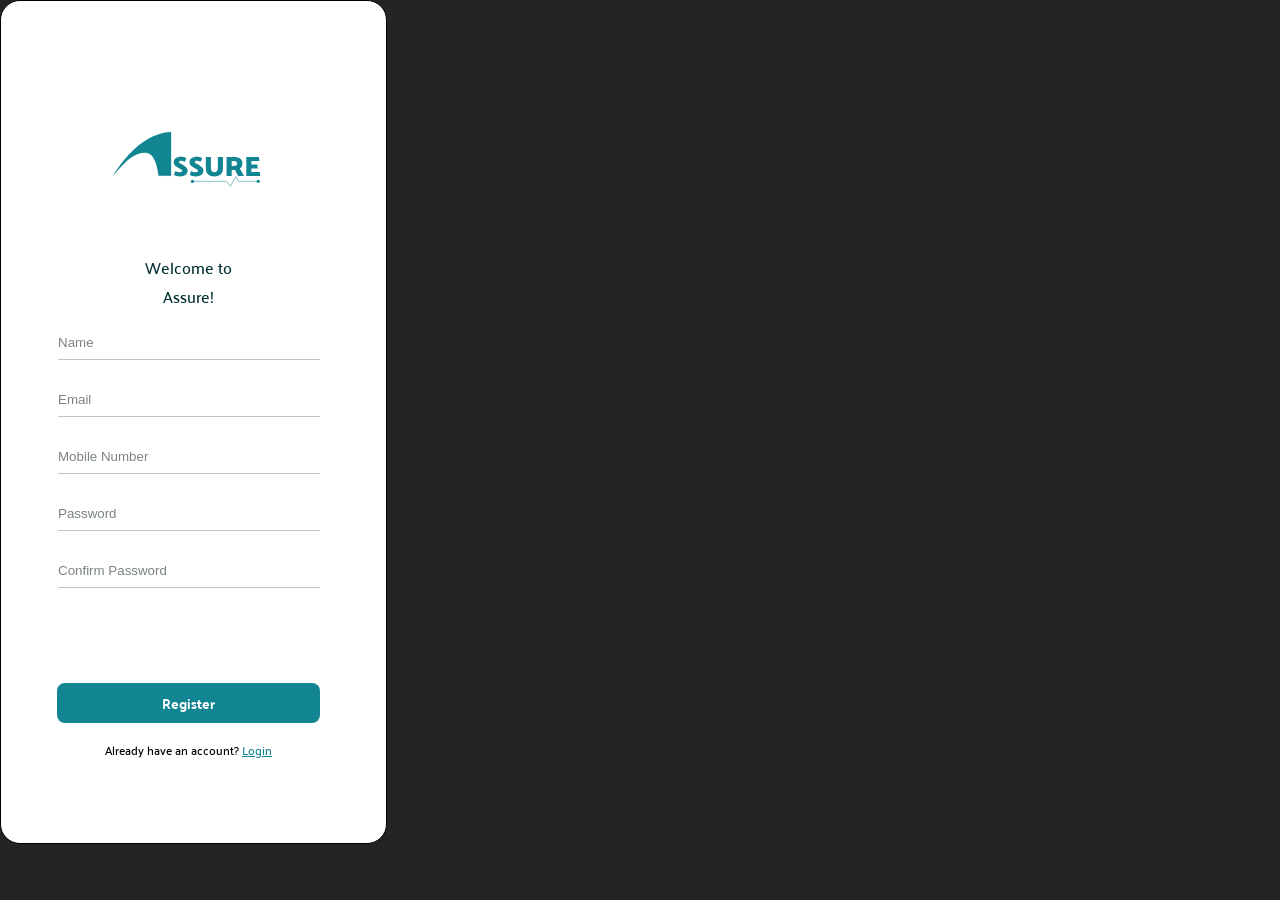
<file: index.html>
<!DOCTYPE html>
<html lang="en">
<head>
    <meta charset="UTF-8">
    <meta http-equiv="X-UA-Compatible" content="IE=edge">
    <meta name="viewport" content="width=device-width, initial-scale=1.0">
    <title>Document</title>
</head>
<body>
    
</body>
</html>
<script>
    window.location = "../FrontEnd/html/registration.html"
</script>
</file>
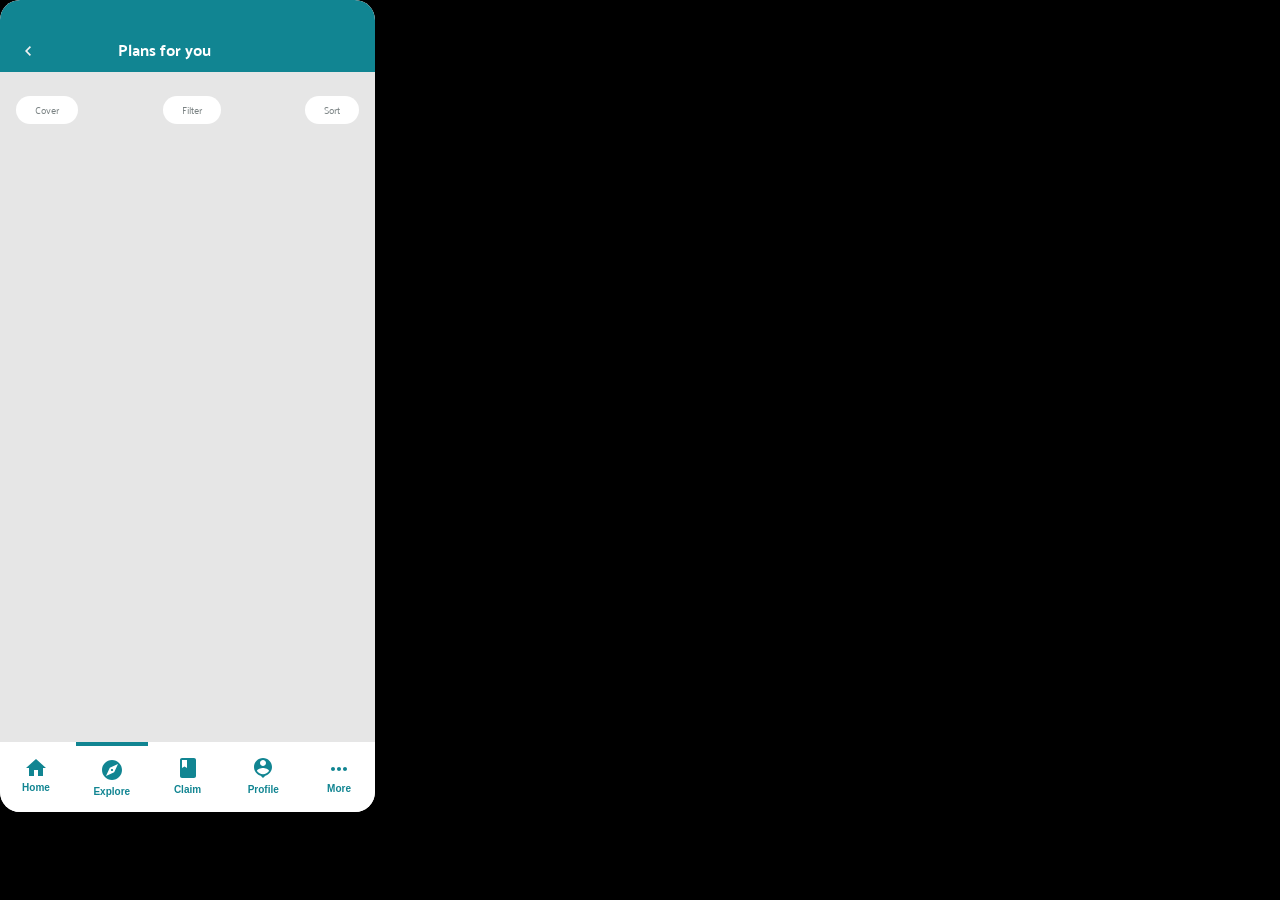
<file: FrontEnd/html/catalog.htm>
<!DOCTYPE html>
<html lang="en">
<head>
    <meta charset="UTF-8">
    <meta http-equiv="X-UA-Compatible" content="IE=edge">
    <meta name="viewport" content="width=device-width, initial-scale=1.0">
    <link rel="stylesheet" href="../css/catalog.css">
    <link rel="preconnect" href="https://fonts.googleapis.com">
    <link rel="preconnect" href="https://fonts.gstatic.com" crossorigin>
    <link href="https://fonts.googleapis.com/css2?family=Palanquin:wght@400;500;600;700&display=swap" rel="stylesheet">
    <link rel="shortcut icon" href="../icons/site_logo.svg" type="image/x-icon">
    <title>Best Health Insurances at the cheapest rates. - Assure</title>
</head>
<body>
    <div id="main">
        <div id="topBox">
            <img src="../icons/back.svg" alt="" id="back">
            <p id="prof">
                Plans for you
            </p>
        </div>
        <div id="profile_body">
            <div id="menu">
                <div id="coverMenu" class="opt">
                    Cover
                </div>
                <div id="filterMenu" class="opt">
                    Filter
                </div>
                <div id="sortMenu" class="opt">
                    Sort
                </div>
            </div>
            <div id="bookings"></div>
            <div id="coverMenuDiv">
                <p>Cover</p>
                <button>2 Lakh to 5 Lakh</button> <br>
                <button>6 Lakh to 10 Lakh</button><br>
                <button>11 Lakh to 15 Lakh</button><br>
                <button>More than 15 Lakh</button><br>
            </div>
        </div>
        
    </div>
</body>
</html>
<script src="./../scripts/catalog.js"></script>
<script type="module">
    import {bottomNavbar, loadNavbar} from "../components/bottomNavbar.js";
    let div = document.createElement('div');
    div.innerHTML = bottomNavbar();
    div.style.marginTop = "670px";
    document.getElementById('main').appendChild(div);

    loadNavbar();
</script>
</file>
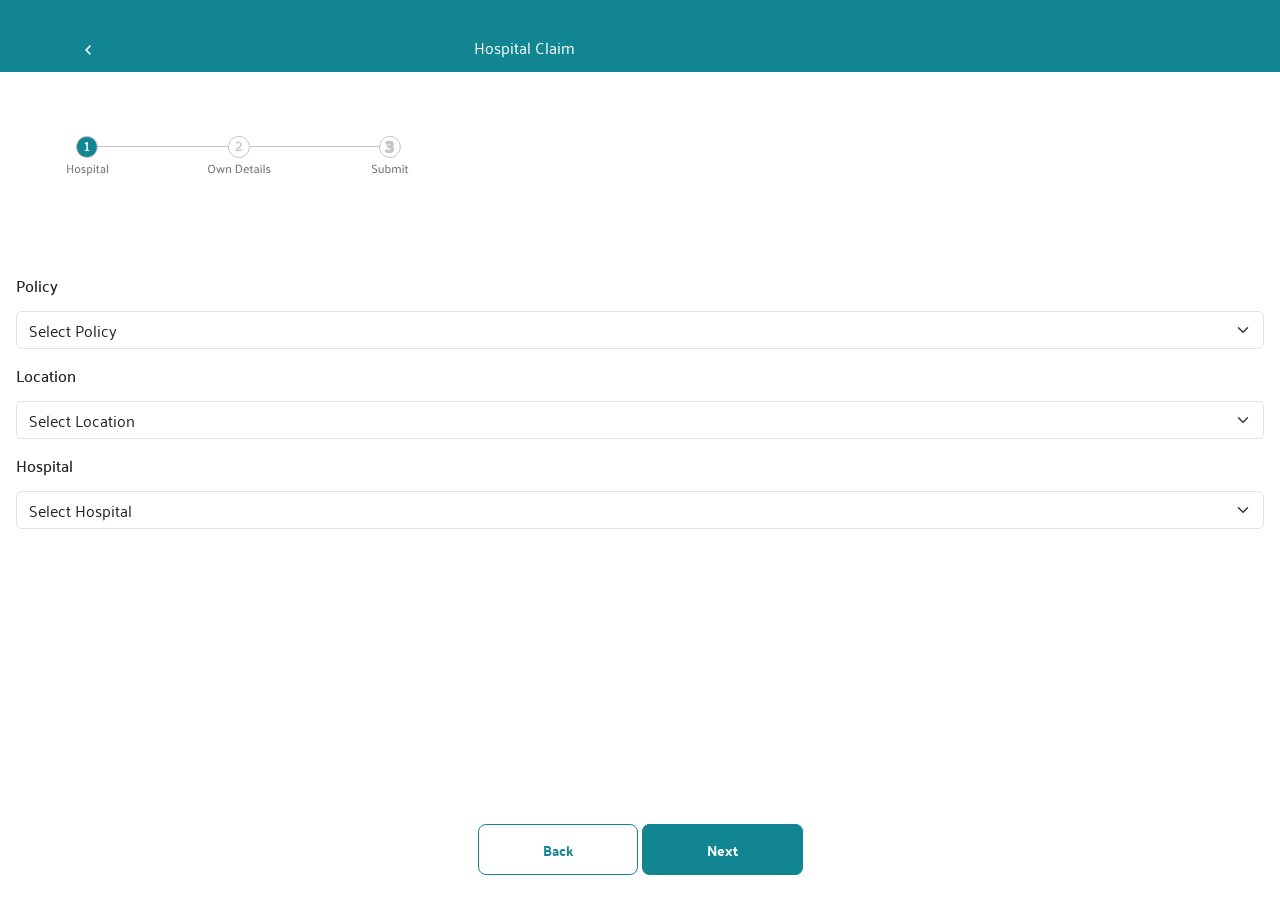
<file: FrontEnd/html/claim_step1.html>
<!DOCTYPE html>
<html lang="en">

<head>
    <meta charset="UTF-8">
    <meta http-equiv="X-UA-Compatible" content="IE=edge">
    <meta name="viewport" content="width=device-width, initial-scale=1.0">
    <link rel="preconnect" href="https://fonts.googleapis.com">
    <link rel="preconnect" href="https://fonts.gstatic.com" crossorigin>
    <link href="https://fonts.googleapis.com/css2?family=Palanquin:wght@400;500;600;700&display=swap" rel="stylesheet">
    <link rel="shortcut icon" href="../icons/site_logo.svg" type="image/x-icon"> 
    <title>Make a Claim - Assure</title>
    <link href="https://cdn.jsdelivr.net/npm/bootstrap@5.0.2/dist/css/bootstrap.min.css" rel="stylesheet"
        integrity="sha384-EVSTQN3/azprG1Anm3QDgpJLIm9Nao0Yz1ztcQTwFspd3yD65VohhpuuCOmLASjC" crossorigin="anonymous">
</head>
<link rel="stylesheet" href="../css/hospital.css">

<body>
    <div class="top_nav"><a href="./directClaim.html"><img class="position-top_nav_arrow" src="../images/Vector.svg"
                alt="left_arrow_button"></a>
        <p id="claim_heading" class="text-center size-16 text-white position-top_nav_text d-inline">Hospital Claim</p>
    </div>
    <div id="steps_container">

     <img src="../images/1,2,3 Steps.svg" alt="navigation_bar">
        
    
    </div>


    <form action="" class="padding-1">

      
     

        <label for="select_policy" class="mt-3 mb-3">Policy</label>
        <select id="select_policy" class="form-select">
          <option value="" disabled selected>Select Policy</option>
        </select>

        <label for="select_location" class="mt-3 mb-3">Location</label>
        <select id="select_location" class="form-select">
          <option value="" disabled selected>Select Location</option>
        </select>

        <label for="select_hospital" class=" mt-3 mb-3">Hospital</label>
        <select id="select_hospital" class="form-select">
          <option value="" disabled selected>Select Hospital</option>
        </select>

      <a href="tel:9888544411" id="call_icon" class="d-none float-end mt-5"><img src="../icons/call.svg" alt=""></a>

        <div class="form_button_div">

        
          <a href="./directClaim.html" class="buttonOutline" role="button">Back</a>

            <a href="./claim_step2.html" class="buttonfill" id="next" role="button">Next</a>

        </div>
        </form>
        <script src="../scripts/claimStep1.js"></script>
</body>
</html>
</file>
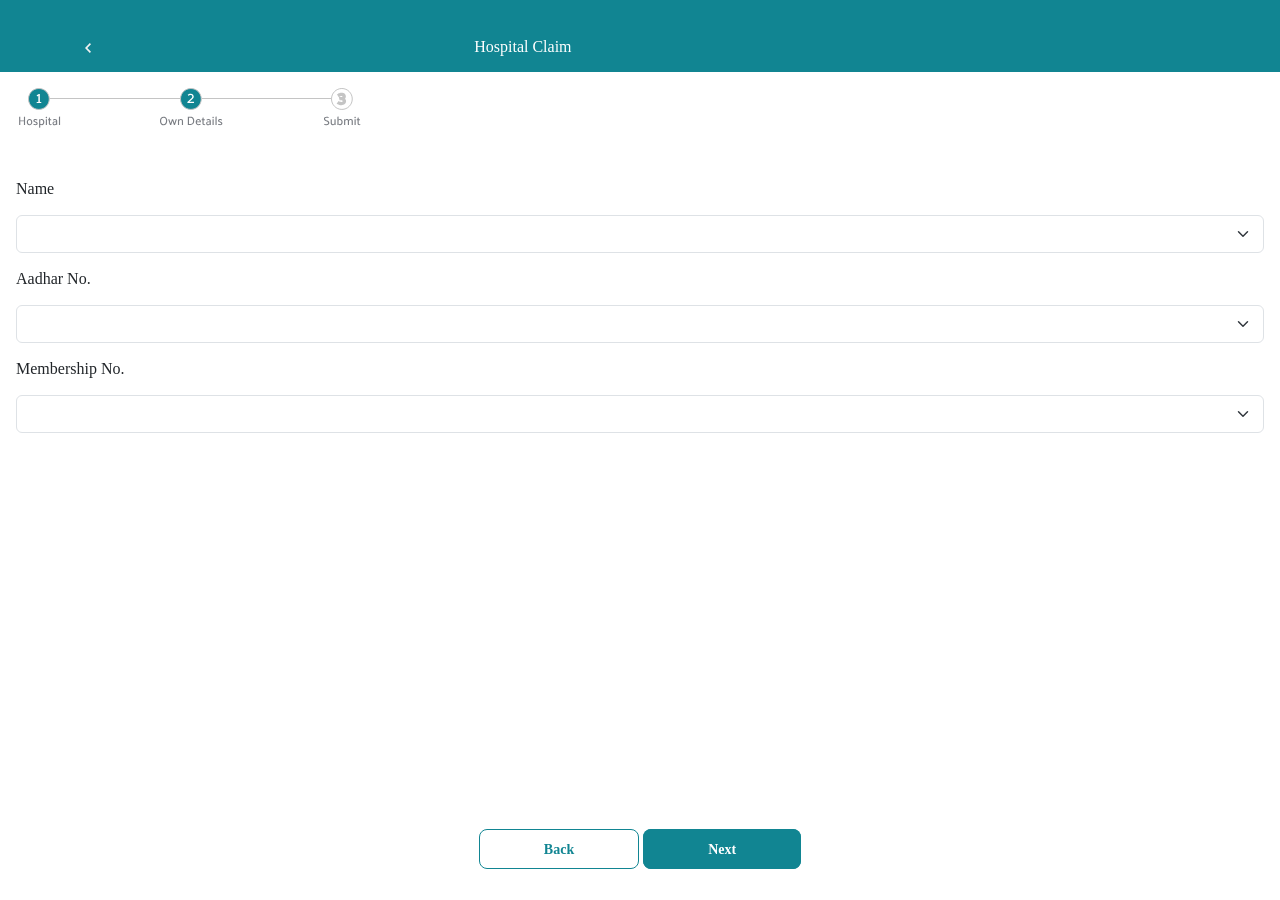
<file: FrontEnd/html/claim_step2.html>
<!DOCTYPE html>
<html lang="en">
<head>
    <meta charset="UTF-8">
    <meta http-equiv="X-UA-Compatible" content="IE=edge">
    <meta name="viewport" content="width=device-width, initial-scale=1.0">
    <title>Document</title>
    <link href="https://cdn.jsdelivr.net/npm/bootstrap@5.0.2/dist/css/bootstrap.min.css" rel="stylesheet" integrity="sha384-EVSTQN3/azprG1Anm3QDgpJLIm9Nao0Yz1ztcQTwFspd3yD65VohhpuuCOmLASjC" crossorigin="anonymous">
</head>
<link rel="stylesheet" href="../css/hospital.css">
<body>

    <div class="top_nav"><a href="./claim_step1.html"><img class="position-top_nav_arrow"  src="../images/Vector.svg" alt="left_arrow_button"></a>
        <p id="claim_heading" class="text-center size-16 text-white position-top_nav_text d-inline">Hospital Claim</p></div>

       <img id="nav_steps_img"class="m-3" src="../images/1,2fill,3 Steps.svg" alt="step 2 navigation">
       <div id="form_claim" class="d-block" >
    
    


    <form action="" class="padding-1">
   
        <label for="select_name" class="mt-3 mb-3">Name</label>
    <select id="select_name"  placeholder="Name" class="form-select" > </select>
   
    <label for="select_adhaarno." class=" mt-3 mb-3">Aadhar No.</label>
   <select type="number" minlength="12" id="select_aadharno"  placeholder="Aadhar No." class="form-select" > </select>
   
   <label for="select_membershipno" class="mt-3 mb-3">Membership No.</label>
   <select id="select_membershipno"  placeholder="Membership No." class="form-select" > </select>
   
   <a href="tel:9888544411" id="call_icon" class="d-none float-end mt-5"><img src="../icons/call.svg" alt=""></a>
   
   <div class="form_button_div">
   <a href="./claim_step1.html" class="buttonOutline"  role="button" >Back</a>
   <a href="#" class="buttonfill" onclick="submit()" role="button" >Next</a>
   </div>
   </form>
</div>
   <div id="processing" class="d-none">
    <img src="../icons/rolling.svg" id="rolling" alt="">
    <p class="ms-5 mt-3">
        submitting...
    </p>
</div>
<div id="content_success" class="d-none">
    <p id="congrats" class="text-center">
        Your claim is successfully <br> submitted !
    </p>
    <img src="../images/payment_success.PNG" id="success_img" alt="">
    <p id="success_msg">
        Your policy has been booked successfully. For ensuring the complete health safety of yourself and your family go ahead and book an health insurance at the cheapest premium today!
    </p>
    <button id="paymentDone" onclick="removelclstg()">Successful</button>
</div>
<script src="../scripts/claimStep2.js"></script>
</body>
</html>
</file>
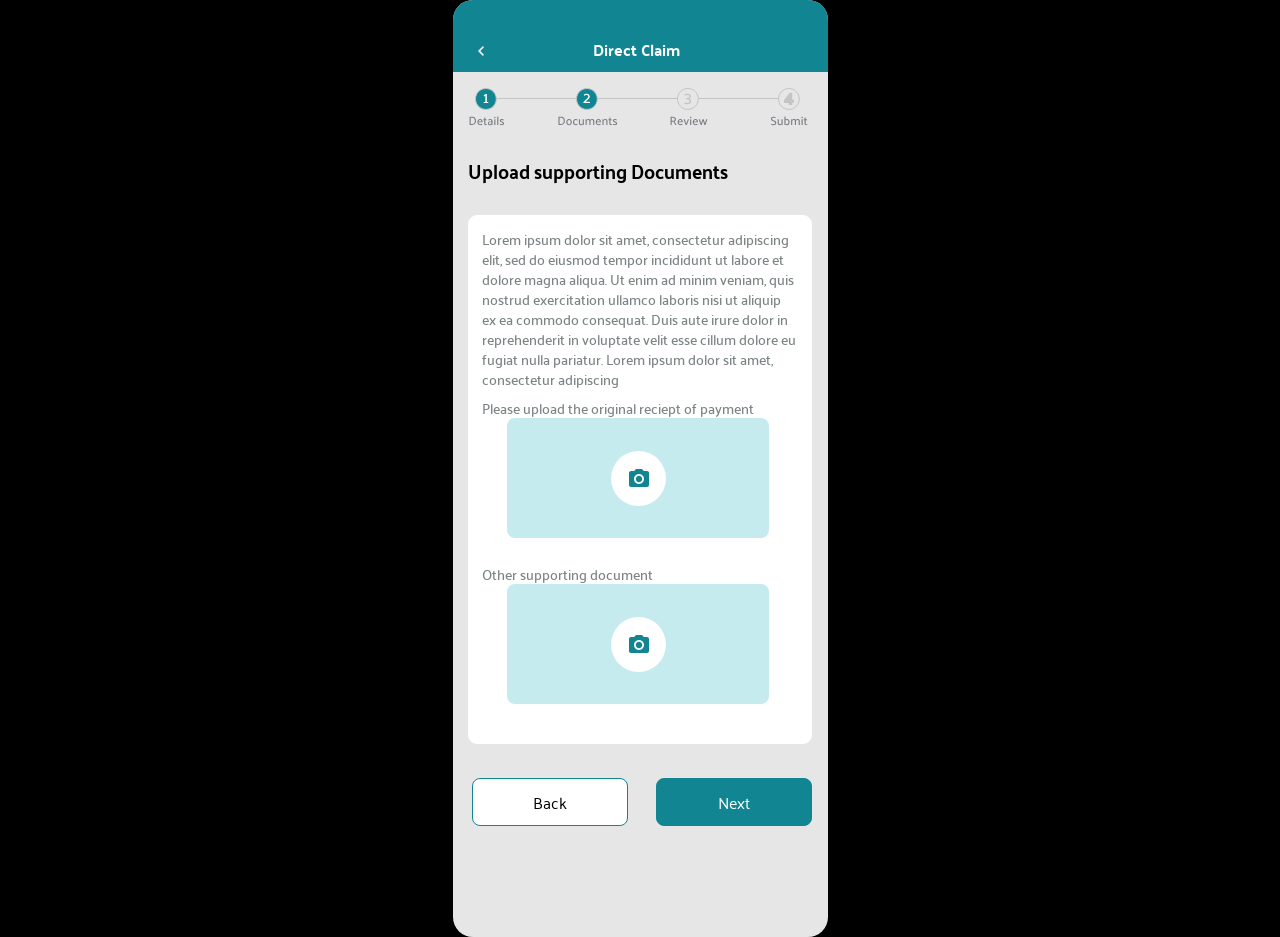
<file: FrontEnd/html/directClaim2.html>
<!DOCTYPE html>
<html lang="en">
<head>
    <meta charset="UTF-8">
    <meta http-equiv="X-UA-Compatible" content="IE=edge">
    <meta name="viewport" content="width=device-width, initial-scale=1.0">
    <link rel="shortcut icon" href="../icons/site_logo.svg" type="image/x-icon">
    <link rel="stylesheet" href="../css/directClaim2.css">
    <title>DirectClaimStep2</title>
    <link rel="preconnect" href="https://fonts.googleapis.com">
    <link rel="preconnect" href="https://fonts.gstatic.com" crossorigin>
    <link href="https://fonts.googleapis.com/css2?family=Palanquin:wght@400;500;600;700&display=swap" rel="stylesheet">
    <link rel="shortcut icon" href="../icons/site_logo.svg" type="image/x-icon">
   
</head>
<body>

    <div id="main">

       
            <div id="topBox">
                <img src="../icons/back.svg" alt="" id="back">
                <p id="prof">
                    Direct Claim
                </p>
            </div>

        <div id="info">
            <img src="../icons/step2.svg" alt="">
            <h3>Upload supporting Documents</h3>
            <form action="" method="post">

                <div id="documentDeatils">

                    <div>
                        <p>Lorem ipsum dolor sit amet, consectetur adipiscing elit, sed do eiusmod tempor incididunt ut labore et dolore magna aliqua. Ut enim ad minim veniam, quis nostrud exercitation ullamco laboris nisi ut aliquip ex ea commodo consequat. Duis aute irure dolor in reprehenderit in voluptate velit esse cillum dolore eu fugiat nulla pariatur. Lorem ipsum dolor sit amet, consectetur adipiscing </p>

                    </div>
                    <div id="documentsSection">
                        <p>Please upload the original reciept of payment</p>
                        <label for="upload-photo"><img src="../icons/uploadImage.svg" alt=""></label>
                        <input type="file" placeholder="../icons/uploadImage.svg" id="upload-photo">
                    </div>

                    <div>
                        <p>Other supporting document</p>
                        <label for="upload-photo"><img src="../icons/uploadImage.svg" alt=""></label>
                        <input type="file" placeholder="../icons/uploadImage.svg" id="upload-photo">
                    </div>
                </div>


                <div id="navigateBut">
                    <button><input id="directingBtn" class="back" type="submit" value="Back"></button>
                    <button><input id="directingBtn" class="next" type="submit" value="Next"></button>
                </div>

            </form>
        </div>

        
    </div>
    
    <script src="../scripts/directClaim2.js"></script>
   
</body>
</html>
</file>
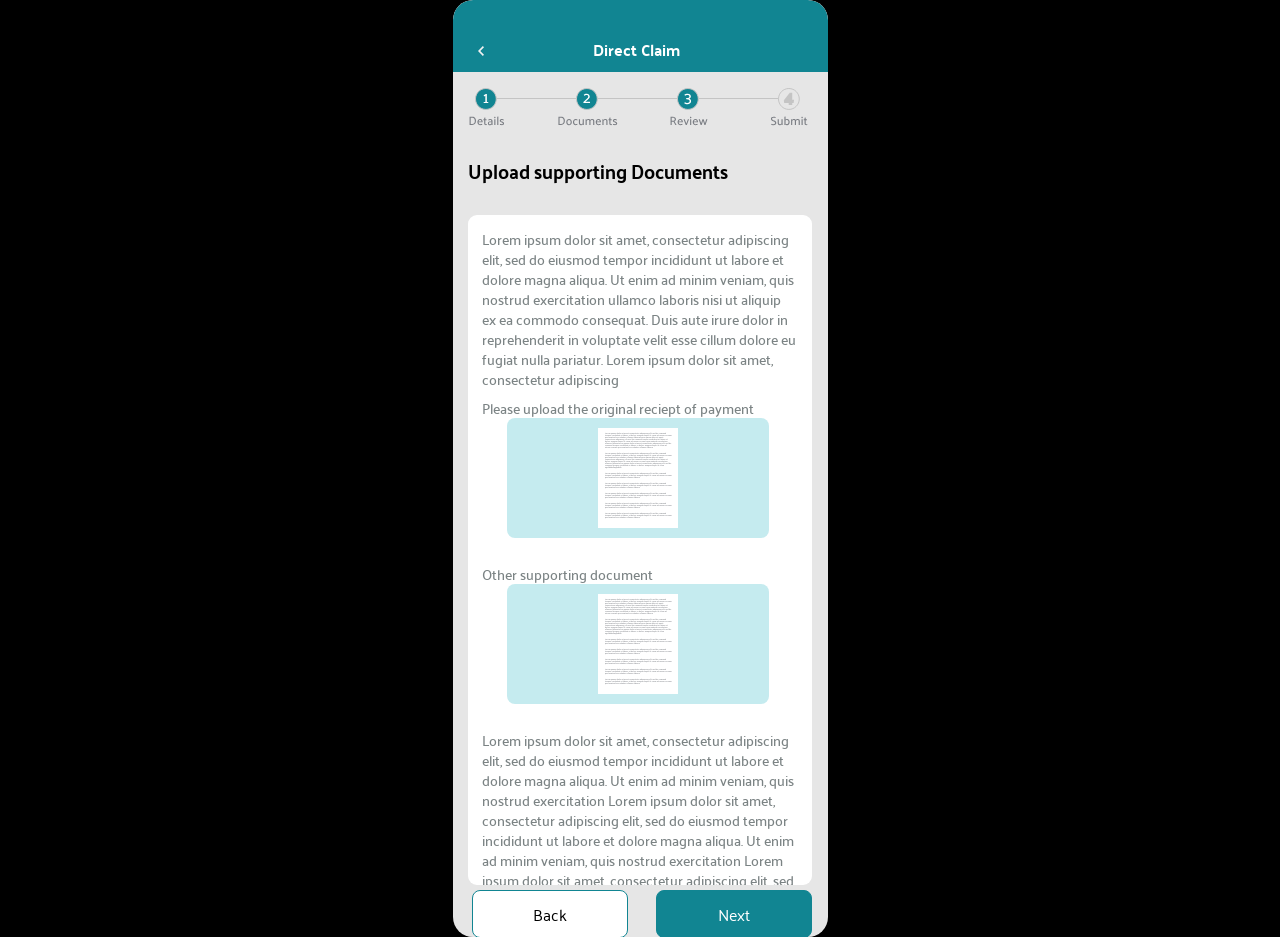
<file: FrontEnd/html/directClaim3.html>
<!DOCTYPE html>
<html lang="en">
<head>
    <meta charset="UTF-8">
    <meta http-equiv="X-UA-Compatible" content="IE=edge">
    <meta name="viewport" content="width=device-width, initial-scale=1.0">
    <link rel="shortcut icon" href="../icons/site_logo.svg" type="image/x-icon">
    <link rel="stylesheet" href="../css/directClaim3.css">
    <title>DirectClaimStep3</title>
    <link rel="preconnect" href="https://fonts.googleapis.com">
    <link rel="preconnect" href="https://fonts.gstatic.com" crossorigin>
    <link href="https://fonts.googleapis.com/css2?family=Palanquin:wght@400;500;600;700&display=swap" rel="stylesheet">
    <link rel="shortcut icon" href="../icons/site_logo.svg" type="image/x-icon">
</head>
<body>

    <div id="main">

       
            <div id="topBox">
                <img src="../icons/back.svg" alt="" id="back">
                <p id="prof">
                    Direct Claim
                </p>
            </div>

        <div id="info">
            <img src="../icons/step3.svg" alt="">
            <h3>Upload supporting Documents</h3>

            <form action="" method="post">

                <div id="documentDeatils">

                    <div>
                        <p>Lorem ipsum dolor sit amet, consectetur adipiscing elit, sed do eiusmod tempor incididunt ut labore et dolore magna aliqua. Ut enim ad minim veniam, quis nostrud exercitation ullamco laboris nisi ut aliquip ex ea commodo consequat. Duis aute irure dolor in reprehenderit in voluptate velit esse cillum dolore eu fugiat nulla pariatur. Lorem ipsum dolor sit amet, consectetur adipiscing </p>

                    </div>
                    <div id="documentsSection">
                        <p>Please upload the original reciept of payment</p>
                        <label for="upload-photo"><img src="../icons/uplodedDocument.svg" alt=""></label>
                        <input type="file" placeholder="../icons/uploadImage.svg" id="upload-photo">
                    </div>

                    <div>
                        <p>Other supporting document</p>
                        <label for="upload-photo"><img src="../icons/uplodedDocument.svg" alt=""></label>
                        <input type="file" placeholder="../icons/uploadImage.svg" id="upload-photo">
                    </div>


                    <div>
                        <p>Lorem ipsum dolor sit amet, consectetur adipiscing elit, sed do eiusmod tempor incididunt ut labore et dolore magna aliqua. Ut enim ad minim veniam, quis nostrud exercitation Lorem ipsum dolor sit amet, consectetur adipiscing elit, sed do eiusmod tempor incididunt ut labore et dolore magna aliqua. Ut enim ad minim veniam, quis nostrud exercitation Lorem ipsum dolor sit amet, consectetur adipiscing elit, sed do eiusmod tempohfh</p>
                        <label for="upload-photo"><img src="../icons/signSpace.svg" alt=""></label>
                        <input type="file" placeholder="../icons/uploadImage.svg" id="upload-photo">
                    </div>

                    <div>
                        <!-- <p> <input type="checkbox"> I hereby clarifies that the documents submitted are valid and legitimate. incase of any issue i wiil be reseponsible for it.</p>                         -->
                    </div>
                </div>


                <div id="navigateBut">
                    <button><input id="directingBtn" class="back" type="submit" value="Back"></button>
                    <button><input id="directingBtn" class="next" type="submit" value="Next"></button>
                </div>

            </form>
        </div>
       
        
    </div>
    
    <script src="../scripts/directClaim3.js"></script>
   
</body>
</html>
</file>
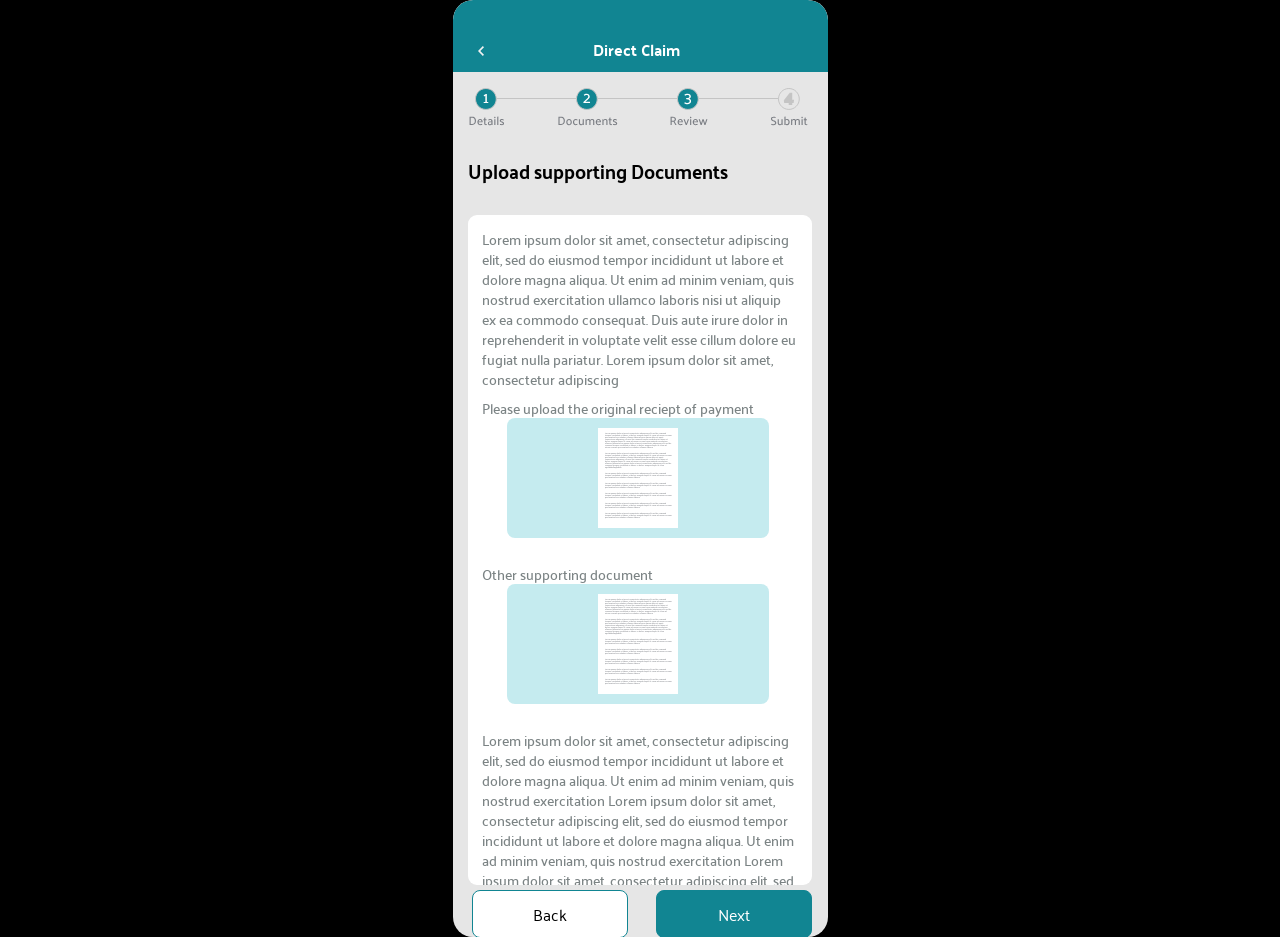
<file: FrontEnd/html/directClaim3i.html>
<!DOCTYPE html>
<html lang="en">
<head>
    <meta charset="UTF-8">
    <meta http-equiv="X-UA-Compatible" content="IE=edge">
    <meta name="viewport" content="width=device-width, initial-scale=1.0">
    <link rel="shortcut icon" href="../icons/site_logo.svg" type="image/x-icon">
    <link rel="stylesheet" href="../css/directClaim3.css">
    <title>DirectClaimStep3i</title>
    <link rel="preconnect" href="https://fonts.googleapis.com">
    <link rel="preconnect" href="https://fonts.gstatic.com" crossorigin>
    <link href="https://fonts.googleapis.com/css2?family=Palanquin:wght@400;500;600;700&display=swap" rel="stylesheet">
    <link rel="shortcut icon" href="../icons/site_logo.svg" type="image/x-icon">
       
</head>
<body>

    <div id="main">

       
            <div id="topBox">
                <img src="../icons/back.svg" alt="" id="back">
                <p id="prof">
                    Direct Claim
                </p>
            </div>

        <div id="info">
            <img src="../icons/step3.svg" alt="">
            <h3>Upload supporting Documents</h3>

            <form action="" method="post">

                <div id="documentDeatils">

                    <div>
                        <p>Lorem ipsum dolor sit amet, consectetur adipiscing elit, sed do eiusmod tempor incididunt ut labore et dolore magna aliqua. Ut enim ad minim veniam, quis nostrud exercitation ullamco laboris nisi ut aliquip ex ea commodo consequat. Duis aute irure dolor in reprehenderit in voluptate velit esse cillum dolore eu fugiat nulla pariatur. Lorem ipsum dolor sit amet, consectetur adipiscing </p>

                    </div>
                    <div id="documentsSection">
                        <p>Please upload the original reciept of payment</p>
                        <label for="upload-photo"><img src="../icons/uplodedDocument.svg" alt=""></label>
                        <input type="file" placeholder="../icons/uploadImage.svg" id="upload-photo">
                    </div>

                    <div>
                        <p>Other supporting document</p>
                        <label for="upload-photo"><img src="../icons/uplodedDocument.svg" alt=""></label>
                        <input type="file" placeholder="../icons/uploadImage.svg" id="upload-photo">
                    </div>


                    <div>
                        <p>Lorem ipsum dolor sit amet, consectetur adipiscing elit, sed do eiusmod tempor incididunt ut labore et dolore magna aliqua. Ut enim ad minim veniam, quis nostrud exercitation Lorem ipsum dolor sit amet, consectetur adipiscing elit, sed do eiusmod tempor incididunt ut labore et dolore magna aliqua. Ut enim ad minim veniam, quis nostrud exercitation Lorem ipsum dolor sit amet, consectetur adipiscing elit, sed do eiusmod tempohfh</p>
                        <label for="upload-photo"><img src="../icons/signedSpace.svg" alt=""></label>
                        <input type="file" placeholder="../icons/uploadImage.svg" id="upload-photo">
                    </div>

                    <div>
                        <p> <input id="agreeCheck" type="checkbox" name="checkbox"> I hereby clarifies that the documents submitted are valid and legitimate. incase of any issue i wiil be reseponsible for it.</p>                        
                    </div>
                </div>


                <div id="navigateBut">
                    <button><input id="directingBtn" class="back" type="submit" value="Back"></button>
                    <button><input id="directingBtn" class="next" type="submit" value="Next"></button>
                </div>

            </form>

            
        </div>
        <div id="processing">
            <img src="../icons/rolling.svg" id="rolling" alt="">
            <p>
                Processing...
            </p>
        </div>
        <div id="payment_success_section">
            <img src="../icons/step4.svg" alt="" class="route_img wide">
            <div id="content_success">
                <p id="congrats">
                    Your claim is successfully submitted !
                </p>
                <img src="../images/payment_success.PNG" id="success_img" alt="">
                <p id="success_msg">
                    Your policy has been booked successfully. For ensuring the complete health safety of yourself and your family go ahead and book an health insurance at the cheapest premium today!
                </p>
                <button id="paymentDone">Successful</button>
            </div>
        </div>
        
    </div>
    
    <script src="../scripts/directClaim3i.js"></script>
   
</body>
</html>
</file>
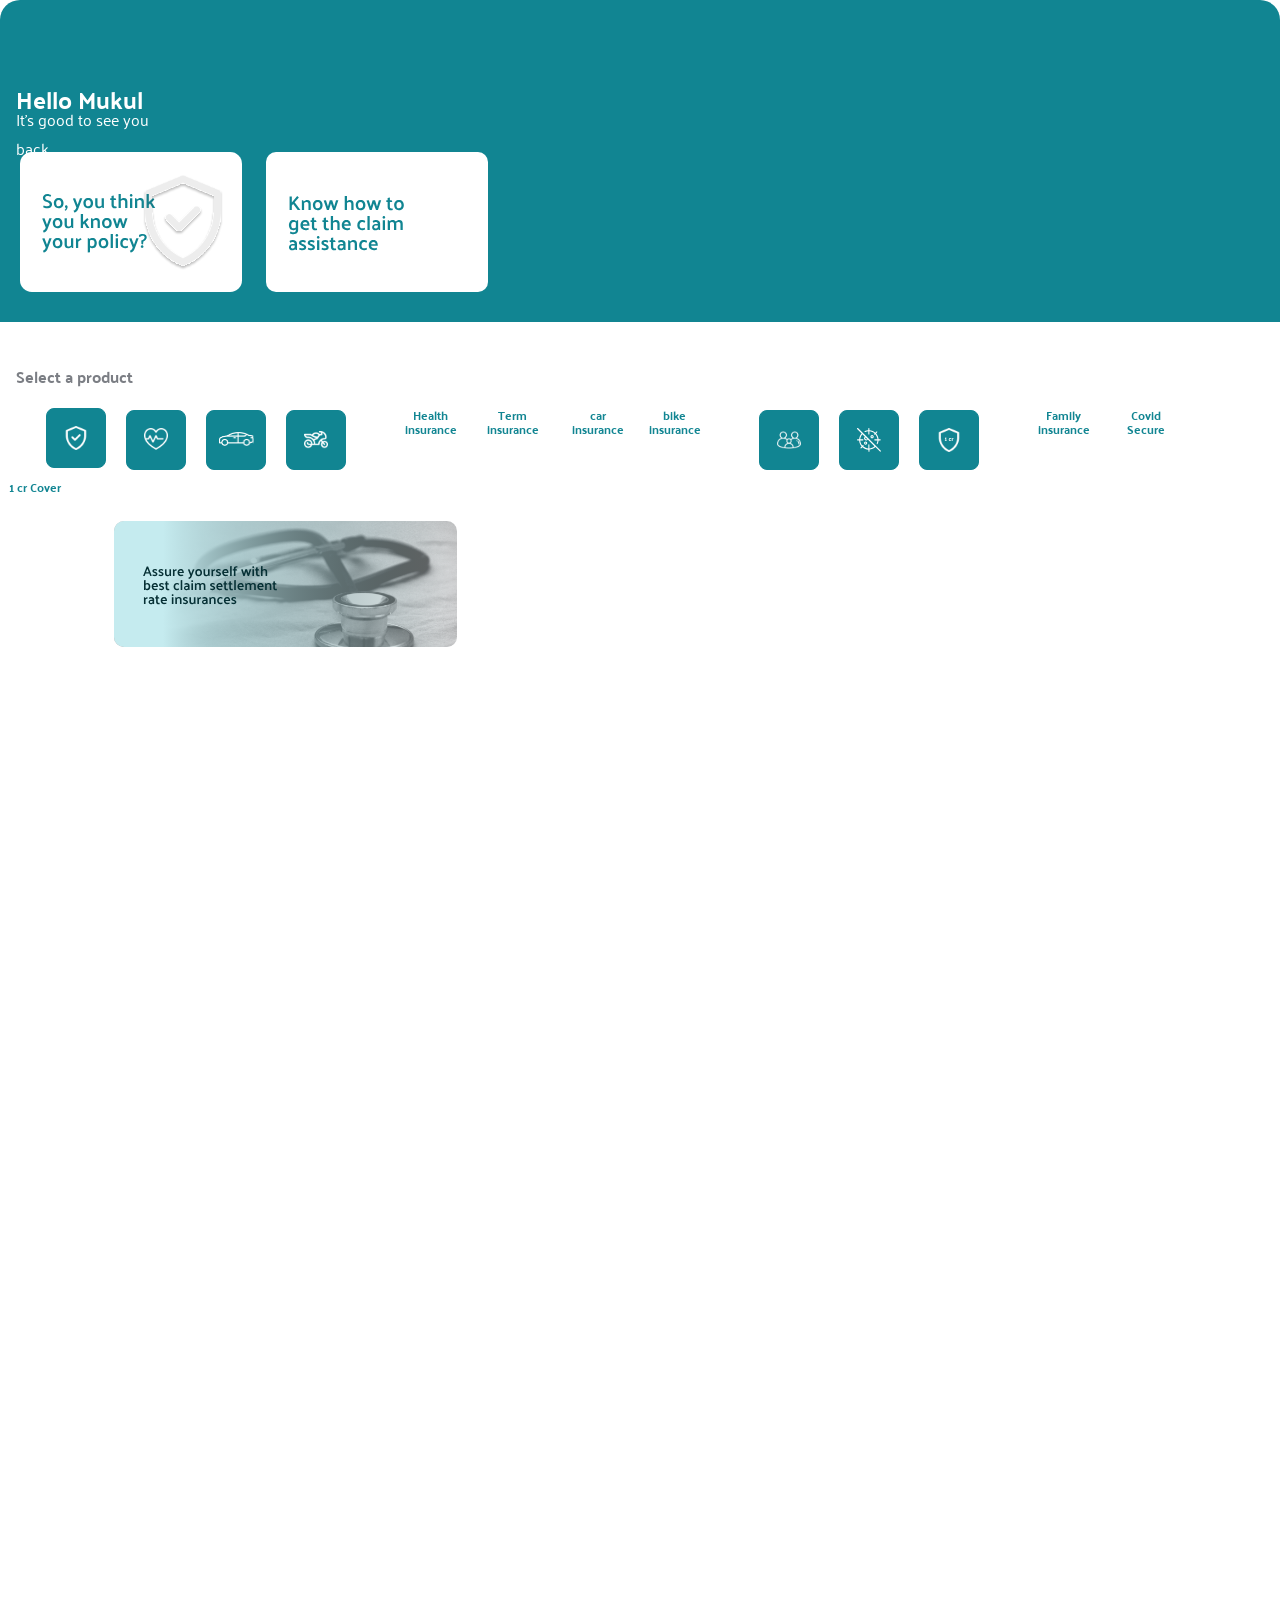
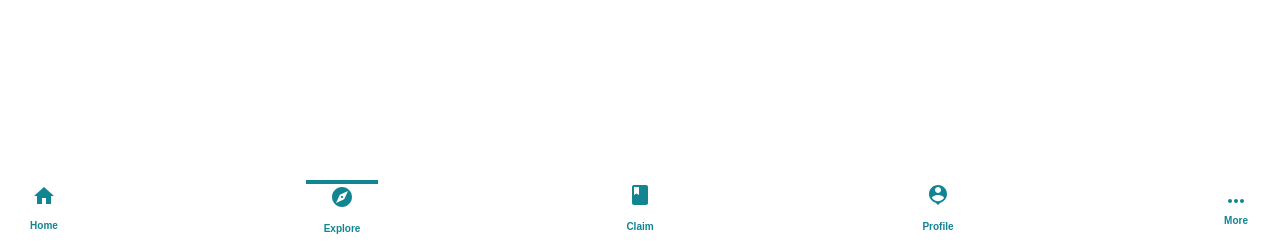
<file: FrontEnd/html/Explore2.html>
<!DOCTYPE html>
<html lang="en">

<head>
    <meta charset="UTF-8">
    <meta http-equiv="X-UA-Compatible" content="IE=edge">
    <meta name="viewport" content="width=device-width, initial-scale=1.0">
    <title>Document</title>
    <link rel="stylesheet" href="../css/Explore2.css">
    <link href="https://fonts.googleapis.com/css2?family=Palanquin:wght@400;500;600;700&display=swap" rel="stylesheet">
</head>


<body>
    <div id="container_main">
        <h2 id="user_name_text">Hello Mukul</h2>
        <p id="user_greetings_text">It's good to see you back</p>
    
    <div id="scrolling">
        <img class="card" src="../images/pic.svg" alt="slide1">
        <img id="card-2" class="card" src="../images/Property 1=KHC.svg" alt="">
        
    </div>
</div>
    <h3 id="heading_product">Select a product</h3>
    <div id="icon_cont" style="top:400px">
       <a href="./health_insurance_step1.html"> <img id="icon_health_insurace" src="../icons/Property 1=Health Insurance.svg" alt="icon_health_insurace"></a>
        <img src="../icons/Property 1=Term insurance.svg" alt="icon_term_insurance" id="term_insurance_icon">
        <img src="../icons/Component 48.svg" alt="icon_car_insurance" id="car_insurance_icon">
        <img src="../icons/Property 1=Bike insurance.svg" alt="icon_bike_insurance" id="bike_insurance_icon">
        <label id="text_health" for="icon_health_insurance">Health insurance</label>
        <label id="text_term" for="icon_health_insurance">Term insurance</label>
        <label id="text_car" for="icon_health_insurance">car insurance</label>
        <label id="text_bike" for="icon_health_insurance">bike insurance</label>
        <img src="../icons/Property 1=Family insurance.svg" alt="icon_family_insurance" id="family_insurance_icon">
        <img src="../icons/Property 1=Button 5.svg" alt="" id="covid_insurance_icon">
        <img src="../icons/Property 1=Button 6.svg" alt="" id="onecr_insurance">
        <label id="text_family" for="icon_health_insurance">Family insurance</label>
        <label id="text_covid" for="icon_health_insurance">Covid Secure</label>
        <label id="text_onecr_cover" for="icon_health_insurance">1 cr Cover</label>


        <img id="img_telescope"src="../images/Group 201.svg" alt="">

    </div>
  
  
</body>

</html>
<script type="module">
    import {bottomNavbar, loadNavbar} from "../components/bottomNavbar.js";
    let div = document.createElement('div');
    div.innerHTML = bottomNavbar();
    div.style.marginTop = "120%";
    document.body.appendChild(div);

    loadNavbar();
</script>
</file>
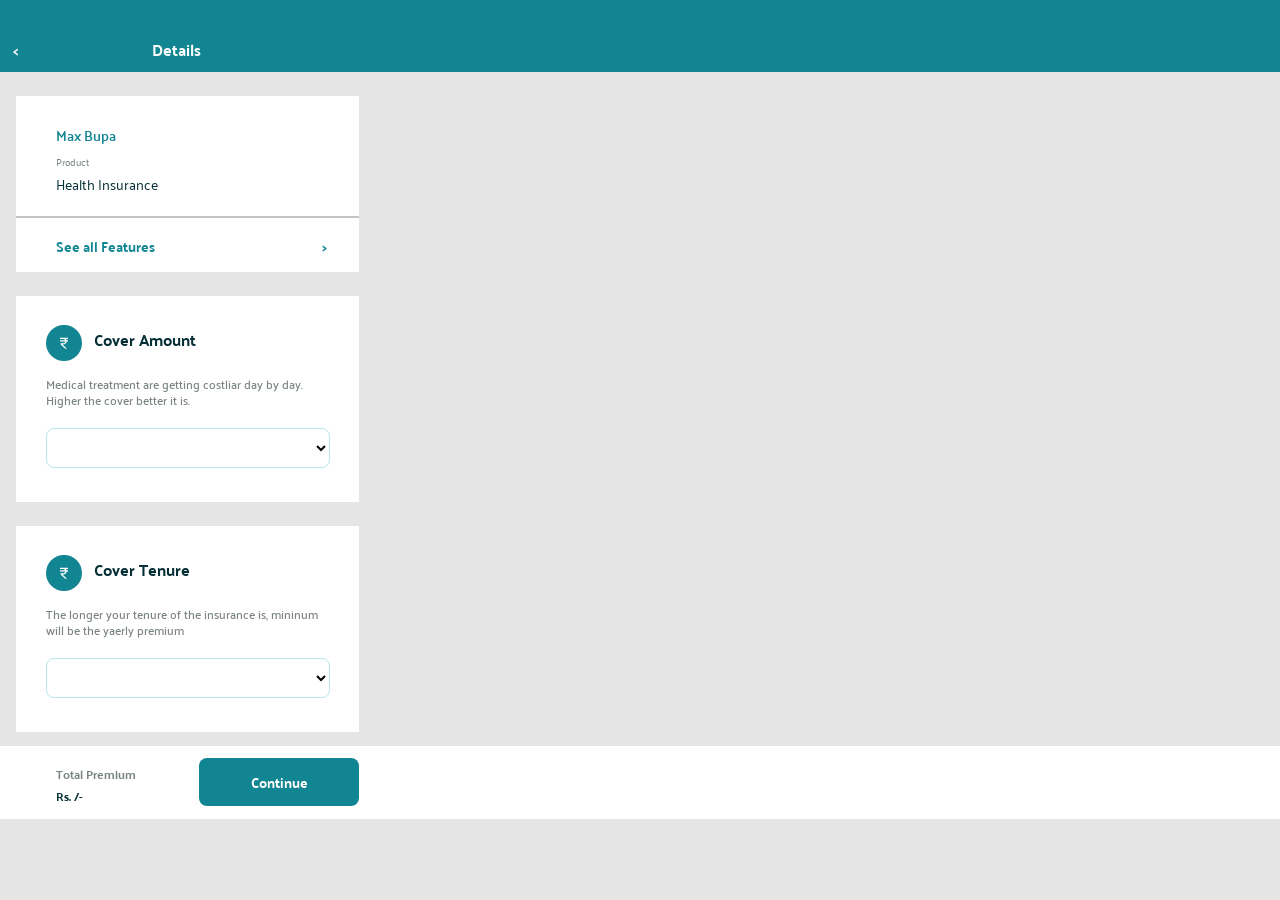
<file: FrontEnd/html/explore_maxBupa.html>
<html lang="en">
<head>
    <meta charset="UTF-8">
    <meta http-equiv="X-UA-Compatible" content="IE=edge">
    <meta name="viewport" content="width=device-width, initial-scale=1.0">
    <link rel="preconnect" href="https://fonts.googleapis.com">
    <link rel="preconnect" href="https://fonts.gstatic.com" crossorigin>
    <link href="https://fonts.googleapis.com/css2?family=Palanquin:wght@400;500;600;700&display=swap" rel="stylesheet">
    <link rel="shortcut icon" href="../icons/site_logo.svg" type="image/x-icon">
    <title>Policy Details</title>
    <style>
        *{
            margin: 0%;
            padding: 0%;
            font-family: Palanquin;
            background-color: #E5E5E5;
        }
        #header{
            height: 72px;
            background-color: #118592;
        }
        #policyName{
            color: #FFFFFF;
            background-color: #118592;
            font-style: normal;
            font-weight: bold;
            font-size: 16px;
            line-height: 29px;
            position: absolute;
            left: 152px;
            top: 35px
        }
        #backButton{
            height: 10px;
            color: #F2F2F2;
            background-color: #118592;
            width: 6px;
            font-style: normal;
            font-weight: bold;
            font-size: 16px;
            line-height: 29px;
            position: absolute;
            left: 13px;
            top: 35px
        }
        #middle{
            height: 650px;
            padding-bottom: 0px;
            margin-bottom: 0px;
        }
        #block_small{
            background-color: white;
            width: 343px;
            height: 176px;
            margin-left: 16px;
            margin-top: 24px;
            /* border: 1px solid red; */
        }
        #block_small>div{
            background-color: white;
        }

        #block_small>div:nth-child(1){
            color: #118592;
            font-size: 14px;
            font-style: normal;
            font-weight: 600;
            line-height: 25px;
            letter-spacing: 0em;
            padding-top: 27px;
            margin-left: 40px;
        }

        #block_small>div:nth-child(2){
            color:#7B8384;
            font-size: 10px;
            margin-top: 5px;
            margin-left: 40px;
            margin-bottom: 0px;
            font-weight: 400px;
        }

        #block_small>div:nth-child(3){
            color: #063035;
            font-size: 14px;
            height: 25px;
            margin-left: 40px;
            margin-top: 0px;
            font-weight: 400px;
            line-height: 25.35px;
            margin-top: 0px;
        }
        #block_small>div:nth-child(5){
            color: #118592;
            font-size: 14px;
            font-style: normal;
            font-weight: 700;
            line-height: 25px;
            letter-spacing: 0em;
            text-align: left;
            margin-left: 40px;
            margin-top: 16px;
            display: flex;
            flex-direction: row;

        }
        #flex_1>div{
            background-color: white;
        }

        #flex_1>div:nth-child(2){
            padding-left: 167px;
        }

        #block_big{
            width: 343px;
            height: 206px;
            background-color: #FFFFFF;
            margin-left: 16px;
            margin-top: 24px;
        }
        hr{
            border: 1px solid #C4C4C4;
            margin-top: 20px;
        }
        #block_big div{
            background-color: white;
        }
        #block_big select{
            background-color: white;
        }
        #block_big>:nth-child(1){
            height: 36px;
            margin-left: 30px;
            padding-top: 29px;
            display: flex;
            flex-direction: row;
        }
        #flex_2>div:nth-child(1){
            width: 36px;
            height: 36px;
            background-color:#118592;
            border-radius: 18px;
        }

        #flex_2>div:nth-child(1)>img{
            margin-left: 14px;
            margin-top: 12px;
            height: 12px;
            width: 8px;
            object-fit: scale-down;
            background-color:#118592;

        }
        #flex_2>div:nth-child(2){
            padding-left: 12px;
            font-style: normal;
            font-weight: bold;
            font-size: 16px;
            line-height: 29px;
            color: #063035;
        }

        #block_big>:nth-child(2){
            font-style: normal;
            width: 284px;
            font-weight: 500;
            font-size: 12px;
            line-height: 16px;
            color: #7B8384;
            margin-top: 15px;
            margin-left: 30px;
        }
        #block_big>div:nth-child(3){
            margin-top: 20px;
            margin-left: 30px;
        }

        #block_big>div:nth-child(3) select{
            width: 284px;
            height: 40px;
            border: 1px solid #BBE6EB;
            border-radius: 8px;
            padding-left: 18px;
        }

        #footer{
            display: flex;
            flex-direction: row;
            background-color: white;
            padding-bottom: 12px;
        }
        #footer div{
            background-color: white;
        }

        #footer>div:nth-child(1){
            width: 199px;
            display: flex;
            flex-direction: column;
            grid-gap: 0px;
        }
        #footer>div:nth-child(1)>div:nth-child(1){
            margin-left: 56px;
            margin-top: 17px;
            font-size: 12px;
            font-style: normal;
            font-weight: 700;
            line-height: 22px;
            letter-spacing: 0em;
            color:#7B8384;
        }
        #footer>div:nth-child(1)>div:nth-child(2){
            margin-left: 56px;
            font-size: 12px;
            font-style: normal;
            font-weight: 700;
            line-height: 22px;
            letter-spacing: 0em;
            color:#063035;
        }


        #footer>div:nth-child(2){
            width: 160px;
            height: 36px;
            background-color: #118592;
            border-radius: 8px;
            margin-top: 12px;
            margin-right: 16px;
            text-align: center;
            padding-top: 12px;
            color: white;
            font-size: 14px;
            font-style: normal;
            font-weight: 700;
            line-height: 25px;
            letter-spacing: 0em;
        }

        
    </style>
</head>
<body>
    <div id="header">
        <div>
           <div id="backButton"><</div>
        </div>
        <div id="policyName">Details</div>
    </div>

    <div id="middle">
        <div id="block_small">
            <div id="policyName1">Max Bupa</div>
            <div>Product</div>
            <div>Health Insurance</div>
            <hr>
            <div id="flex_1">
                <div>See all Features</div>
                <div>></div>
            </div>
            
        </div>
        <div id="block_big">
            <div id="flex_2">
                <div>
                    <img id="img1" src="../icons/vector.svg" alt="">
                </div>
                <div>Cover Amount</div>
            </div>

            <div>
                Medical treatment are getting costliar day by day. Higher the cover better it is. 
            </div>
            <div>
                <select name="Amount" id="amount" onclick="calculatePremium()">
                    <!-- <option value="5">Rs. 5 lakh</option>
                    <option value="5.5">Rs. 5.5 lakh</option>
                    <option value="6">Rs. 6 lakh</option>
                    <option value="6.5">Rs. 6.5 lakh</option>
                    <option value="7">Rs. 7 lakh</option>                     -->
                </select>
            </div>
        </div>
        <div id="block_big">
            <div id="flex_2">
                <div>
                    <img id="img1" src="../icons/vector.svg" alt="">
                </div>
                <div>Cover Tenure</div>
            </div>

            <div>
                The longer your tenure of the insurance is, mininum will be the yaerly premium
            </div>
            <div>
                <select name="year" id="year" onclick="calculatePremium()">
                    <!-- <option value="1">1 Year</option>
                    <option value="2">2 Year</option>
                    <option value="3">3 Year</option> -->
                </select>
            </div>
        </div>
    </div>

    <div id="footer">
        <div>
            <div>Total Premium</div>
            <div id="finalPremium">Rs. /-</div>
        </div>
        <div id="continue" onclick="nextPage()">Continue</div>
    </div>
</body>
</html>
<script>
    // function calculatePremium(){
    //     let amount = document.getElementById("amount").value;
    //     let year = document.getElementById("year").value;

    //     let thatDiv = document.getElementById("finalPremium");
    //     thatDiv.innerText = "Rs. " + amount*year;
    //     console.log(year, amount);
    // }
    function nextPage(){
        continueButton();
        window.location.href = "./self_details.html";
    }

    let policy = JSON.parse(localStorage.getItem("PolicySelected"));
    let year = document.getElementById('year');
    let amount = document.getElementById('amount');
    let finalAmount = document.getElementById('finalPremium');
    let premiumChosen = policy.premium1;

    finalAmount.innerText = `Rs. ${Number(policy.premium1)}/-`;

    function continueButton() {
        let a = {
            tenure: year.value,
            cover: amount.value,
            premium: premiumChosen,
            policyName: policy.policyName
        }
        localStorage.setItem("ChosenTA", JSON.stringify(a));
    }

    amount.onchange = () => {
        // finalAmount.innerText = "Rs. " + 50000;
        // return;
        if (amount.value === ("Rs. " + policy.coverAmount1)) {
            finalAmount.innerText = `Rs. ${Number(policy.premium1)}/-`;
            // alert(policy.premium1);
            premiumChosen = policy.premium1;
            return;
        }
        if (amount.value === ("Rs. " + policy.coverAmount2)) {
            finalAmount.innerText = `Rs. ${policy.premium2}/-`;
            premiumChosen = policy.premium2;
            return;
        }
        if (amount.value === ("Rs. " + policy.coverAmount3)) {
            // alert('Hare Krishna')
            finalAmount.innerText = `Rs. ${policy.premium3}/-`;
            premiumChosen = policy.premium3;
            return;
        }
    }


    function loadActivity() {
        document.getElementById('policyName1').innerText = policy.policyName;
        let a = document.createElement('option');
        a.value = policy.tenure1 + " years";
        a.text = policy.tenure1 + " years";
        year.appendChild(a);
        a = document.createElement('option');
        a.value = policy.tenure2 + " years";
        a.text = policy.tenure2 + " years";
        year.appendChild(a);
        a = document.createElement('option');
        a.value = policy.tenure3 + " years";
        a.text = policy.tenure3 + " years";
        year.appendChild(a);
        a = document.createElement('option');
        a.setAttribute('id', '1');
        a.value = "Rs. " + policy.coverAmount1;
        a.text = "Rs. " + policy.coverAmount1;
        // a.onclick = () => {
        //     finalAmount.innerText = `Rs. ${policy.premium1}/-`;
        //     premiumChosen = policy.premium1;
        // }
        amount.appendChild(a);
        a = document.createElement('option');
        a.setAttribute('id', '2');
        a.value = "Rs. " + policy.coverAmount2;
        a.text = "Rs. " + policy.coverAmount2;
        amount.appendChild(a);
        a = document.createElement('option');
        a.setAttribute('id', '3');
        a.value = "Rs. " + policy.coverAmount3;
        a.text = "Rs. " + policy.coverAmount3;
        amount.appendChild(a);
    }

    loadActivity();

</script>
</file>
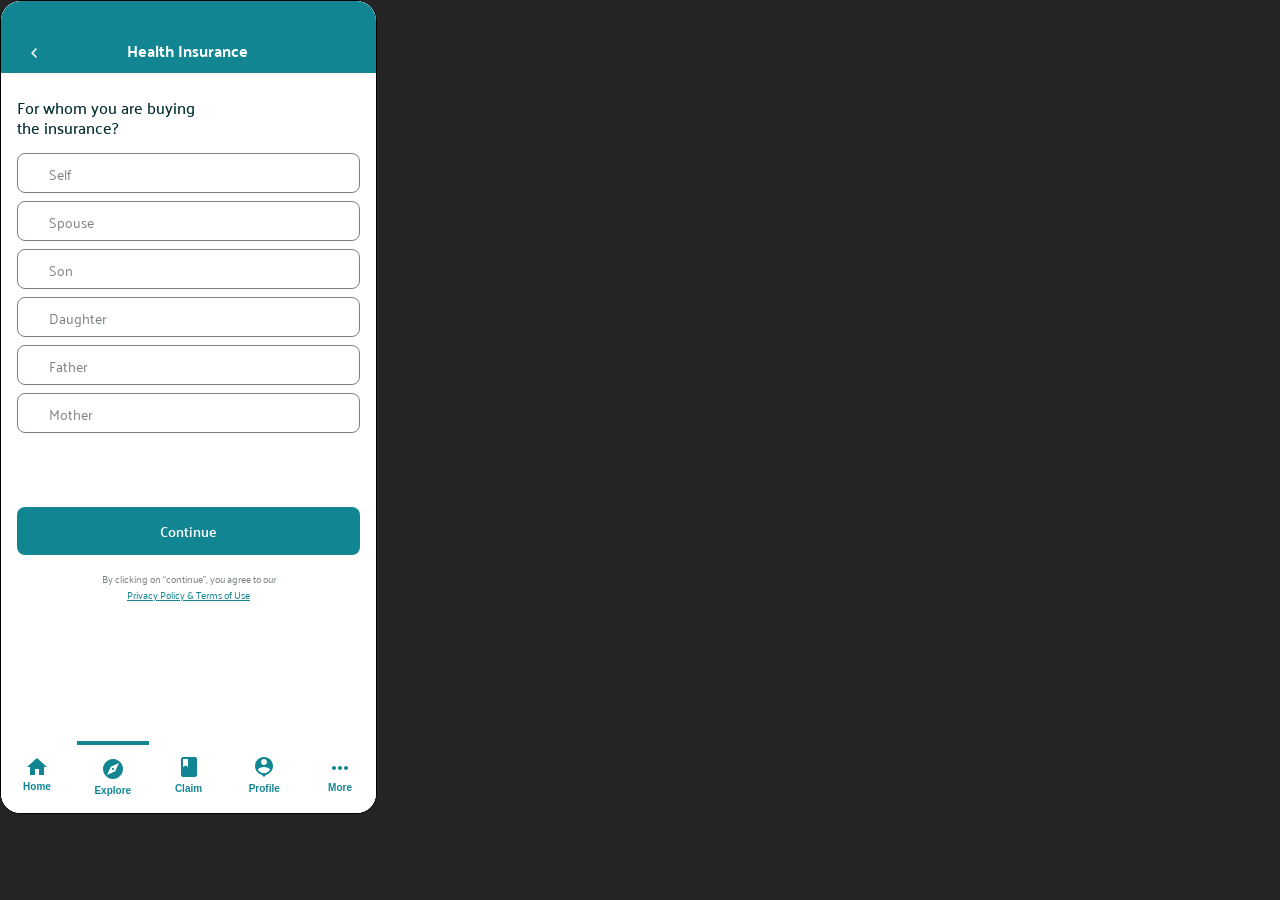
<file: FrontEnd/html/health_insurance_step1.html>
<!DOCTYPE html>
<html lang="en">
<head>
    <meta charset="UTF-8">
    <meta http-equiv="X-UA-Compatible" content="IE=edge">
    <meta name="viewport" content="width=device-width, initial-scale=1.0">
    <title>Health Insurance - Assure</title>
    <link rel="stylesheet" href="..\css\health_insurance_step1.css">
    <link rel="preconnect" href="https://fonts.googleapis.com">
    <link rel="preconnect" href="https://fonts.gstatic.com" crossorigin>
    <link href="https://fonts.googleapis.com/css2?family=Palanquin:wght@400;500;600;700&display=swap" rel="stylesheet">
    <link rel="shortcut icon" href="../icons/site_logo.svg" type="image/x-icon">
</head>
<body>
    <div class="main_container">
        <div id="hospital_top_bar" class="backgroung_color_1 position">
            <a href="./Explore2.html"><img src="..\icons\back.svg" id="back_btn" alt=""></a>
            <span id="health_header" class="font_color_2 position font_family font_style">Health Insurance</span>
        </div>
        <div id="step_1">
            <span id="for_whom" class="position font_family font_style">For whom you are buying the insurance?</span>
            <div id="self" class="select_box">
                <span id="self_text" class="select_text">Self</span>
            </div>
            <div id="spouse" class="select_box">
                <span id="spouse_text" class="select_text">Spouse</span>
            </div>
            <div id="son" class="select_box">
                <span id="son_text" class="select_text">Son</span>
            </div>
            <div id="daughter" class="select_box">
                <span id="daughter_text" class="select_text">Daughter</span>
            </div>
            <div id="father" class="select_box">
                <span id="father_text" class="select_text">Father</span>
            </div>
            <div id="mother" class="select_box">
                <span id="mother_text" class="select_text">Mother</span>
            </div>

            <span id="atleast" class="visible">Select at least one option</span>
            <div id="btn_1" class="b">
                <span class="cont">Continue</span>
            </div>
            <span class="policy">
                By clicking on “continue”, you agree to our <span class="pri">Privacy Policy & Terms of Use</span> 
            </span>
        </div>
    </div>
</body>
<script src="..\scripts\health_insurance_step1.js"></script>
</html>
<script type="module">
    import {bottomNavbar, loadNavbar} from "../components/bottomNavbar.js";
    let div = document.createElement('div');
    div.innerHTML = bottomNavbar();
    div.style.marginTop = "740px";
    document.getElementById('step_1').appendChild(div);

    loadNavbar();
</script>
</file>
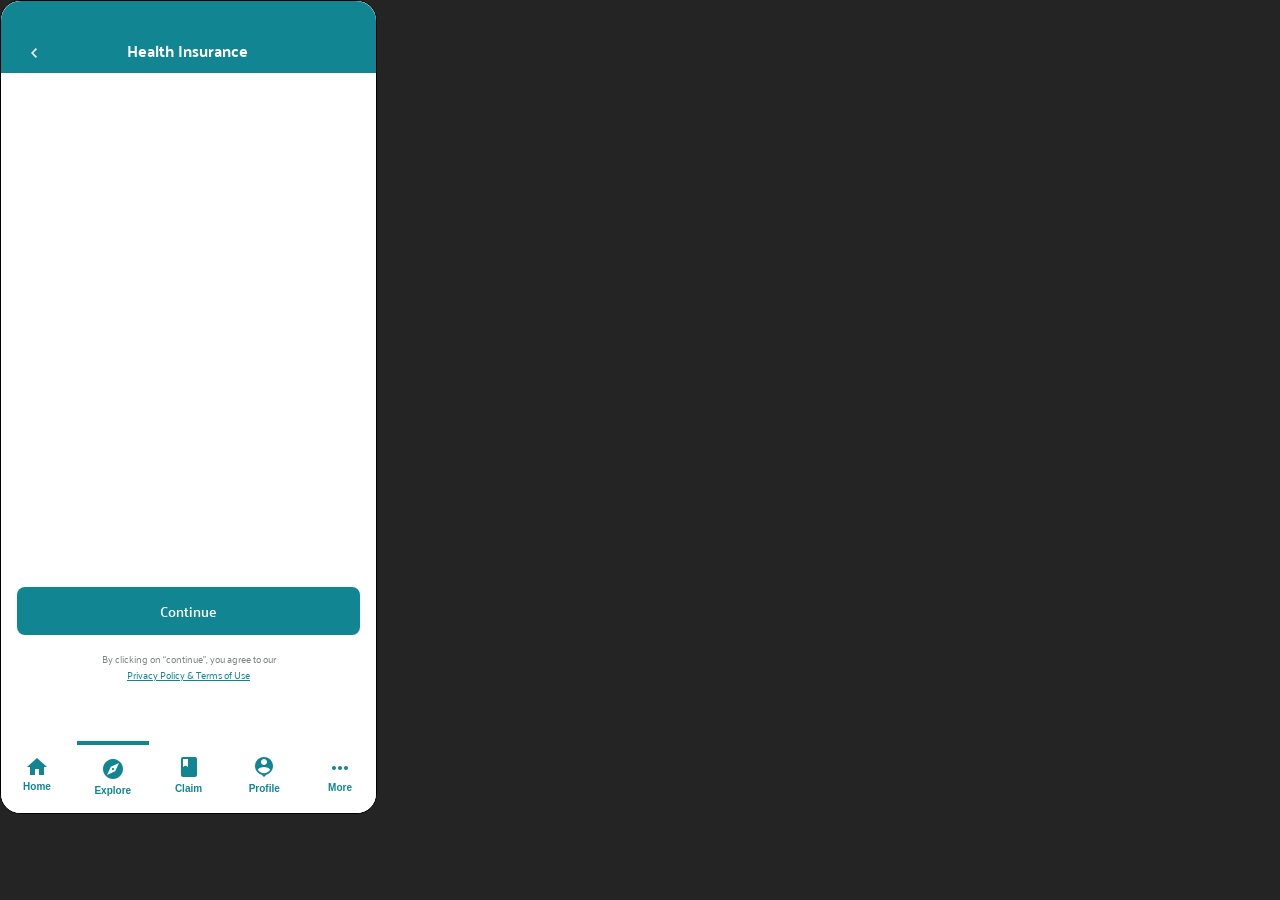
<file: FrontEnd/html/health_insurance_step2.html>
<!DOCTYPE html>
<html lang="en">
<head>
    <meta charset="UTF-8">
    <meta http-equiv="X-UA-Compatible" content="IE=edge">
    <meta name="viewport" content="width=device-width, initial-scale=1.0">
    <title>Health Insurance - Assure</title>
    <link rel="stylesheet" href="..\css\health_insurance_step2.css">
    <link rel="preconnect" href="https://fonts.googleapis.com">
    <link rel="preconnect" href="https://fonts.gstatic.com" crossorigin>
    <link href="https://fonts.googleapis.com/css2?family=Palanquin:wght@400;500;600;700&display=swap" rel="stylesheet">
    <link rel="shortcut icon" href="../icons/site_logo.svg" type="image/x-icon">
</head>
<body>
    <div class="main_container">
        <div id="hospital_top_bar" class="backgroung_color_1 position">
            <a href="./health_insurance_step1.html"><img src="..\icons\back.svg" id="back_btn" alt=""></a>
            <span id="health_header" class="font_color_2 position font_family font_style">Health Insurance</span>
        </div>
        <div id="step_2">

            <div id="btn_2" class="b">
                <span class="cont">Continue</span>
            </div>
            <span class="policy">
                By clicking on “continue”, you agree to our <span class="pri">Privacy Policy & Terms of Use</span> 
            </span>
        </div>
        
    </div>
</body>
<script src="..\scripts\health_insurance_step2.js"></script>
</html>
<script type="module">
    import {bottomNavbar, loadNavbar} from "../components/bottomNavbar.js";
    let div = document.createElement('div');
    div.innerHTML = bottomNavbar();
    div.style.marginTop = "740px";
    document.getElementById('step_2').appendChild(div);

    loadNavbar();
</script>
</file>
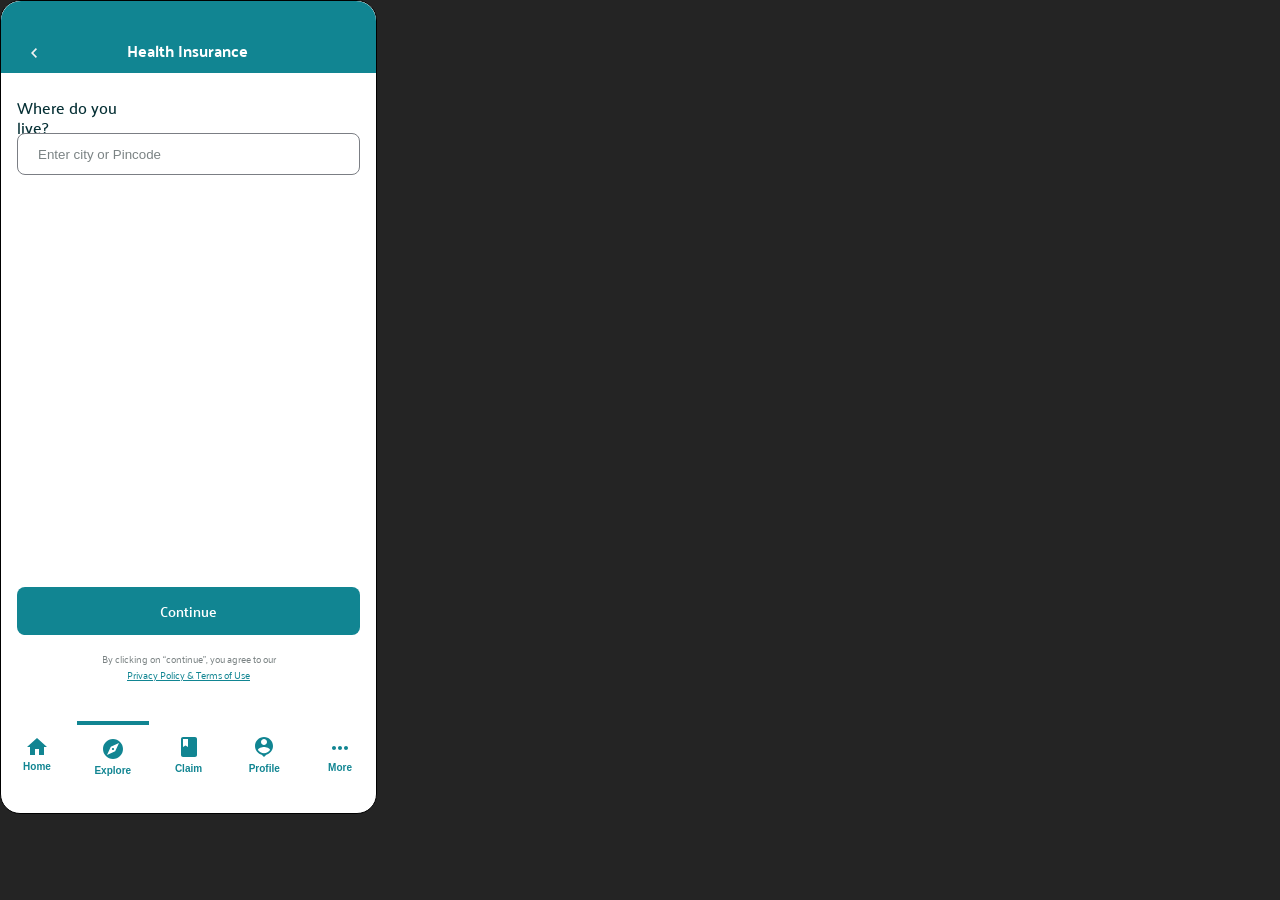
<file: FrontEnd/html/health_insurance_step3.html>
<!DOCTYPE html>
<html lang="en">
<head>
    <meta charset="UTF-8">
    <meta http-equiv="X-UA-Compatible" content="IE=edge">
    <meta name="viewport" content="width=device-width, initial-scale=1.0">
    <title>Health Insurance - Assure</title>
    <link rel="stylesheet" href="..\css\health_insurance_step3.css">
    <link rel="preconnect" href="https://fonts.googleapis.com">
    <link rel="preconnect" href="https://fonts.gstatic.com" crossorigin>
    <link href="https://fonts.googleapis.com/css2?family=Palanquin:wght@400;500;600;700&display=swap" rel="stylesheet">
    <link rel="shortcut icon" href="../icons/site_logo.svg" type="image/x-icon">
</head>
<body>
    <div class="main_container">
        <div id="hospital_top_bar" class="backgroung_color_1 position">
            <a href="./health_insurance_step2.html"><img src="..\icons\back.svg" id="back_btn" alt=""></a>
            <span id="health_header" class="font_color_2 position font_family font_style">Health Insurance</span>
        </div>
        <div id="step_3">
            <span id="live" class="input_text">Where do you live?</span>
            <input id="input_live" type="text" class="input_box" placeholder="Enter city or Pincode">
        </div>
        <div id="btn_3" class="b">
            <span class="cont">Continue</span>
        </div>
        <span class="policy">
            By clicking on “continue”, you agree to our <span class="pri">Privacy Policy & Terms of Use</span> 
        </span>
    </div>
</body>
<script src="..\scripts\health_insurance_step3.js"></script>
</html>
<script type="module">
    import {bottomNavbar, loadNavbar} from "../components/bottomNavbar.js";
    let div = document.createElement('div');
    div.innerHTML = bottomNavbar();
    div.style.marginTop = "720px";
    document.getElementById('step_3').appendChild(div);

    loadNavbar();
</script>
</file>
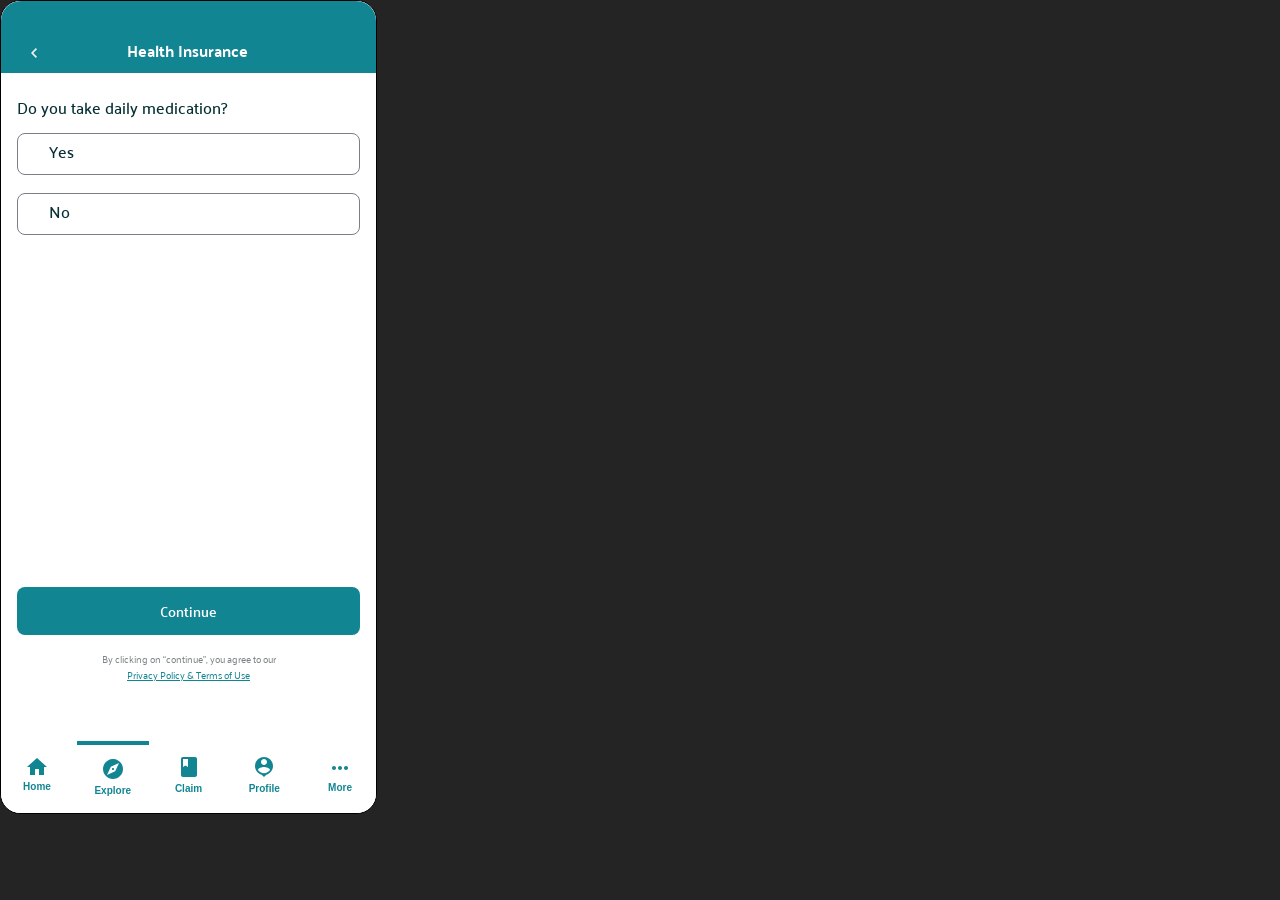
<file: FrontEnd/html/health_insurance_step4.html>
<!DOCTYPE html>
<html lang="en">
<head>
    <meta charset="UTF-8">
    <meta http-equiv="X-UA-Compatible" content="IE=edge">
    <meta name="viewport" content="width=device-width, initial-scale=1.0">
    <title>Health Insurance - Assure</title>
    <link rel="stylesheet" href="..\css\health_insurance_step4.css">
    <link rel="preconnect" href="https://fonts.googleapis.com">
    <link rel="preconnect" href="https://fonts.gstatic.com" crossorigin>
    <link href="https://fonts.googleapis.com/css2?family=Palanquin:wght@400;500;600;700&display=swap" rel="stylesheet">
    <link rel="shortcut icon" href="../icons/site_logo.svg" type="image/x-icon">
</head>
<body>
    <div class="main_container">
        <div id="hospital_top_bar" class="backgroung_color_1 position">
            <a href="./health_insurance_step2.html"><img src="..\icons\back.svg" id="back_btn" alt=""></a>
            <span id="health_header" class="font_color_2 position font_family font_style">Health Insurance</span>
        </div>
        <div id="step_4">
            <span id="medi" class="input_text">Do you take daily medication?</span>
            <div id="input_medi_1" class="input_box">
                <span id="yes" class="input_text yes_no" >Yes</span>
            </div>
            <div id="input_medi_2" class="input_box">
                <span id="no" class="input_text yes_no" >No</span>
            </div>
        </div>
        <div id="btn_4" class="b">
            <span class="cont">Continue</span>
        </div>
        <span class="policy">
            By clicking on “continue”, you agree to our <span class="pri">Privacy Policy & Terms of Use</span> 
        </span>
    </div>
</body>
<script src="..\scripts\health_insurance_step4.js"></script>
</html>
<script type="module">
    import {bottomNavbar, loadNavbar} from "../components/bottomNavbar.js";
    let div = document.createElement('div');
    div.innerHTML = bottomNavbar();
    div.style.marginTop = "740px";
    document.getElementById('step_4').appendChild(div);

    loadNavbar();
</script>
</file>
<file: FrontEnd/css/catalog.css>
* {
    margin: 0px;
    padding: 0px;
    box-sizing: border-box;
}
body {
    font-family: Palanquin;
    font-style: normal;
    background-color: black;
}
button {
    cursor: pointer;
}
#main {
    position: absolute;
    width: 375px;
    height: 812px;
    /* max-height: fit-content; */
    padding-bottom: 16px !important;
    background: rgba(255, 255, 255, 0.9);
    border-radius: 20px;
    overflow: hidden;
}
#topBox {
    position: sticky;
    z-index: 1;
    left: 0%;
    right: 0%;
    top: 0%;
    bottom: 0%;
    background: #118592;
    border-radius: 20px 20px 0px 0px;
    height: 72px;
    /* text-align: center; */
    /* margin: auto; */
    /* margin-bottom: 5px; */
}
#back {
    position: absolute;
    height: 10px;
    width: 6px;
    margin-left: 25px;
    margin-top: 46px;
    margin-bottom: 16px;
    /* left: 65%;
    right: 5%;
    top: 75%; */
    /* bottom: -25%; */
    /* background: #F2F2F2; */
    /* transform: rotate(-180deg); */
}
.detail_arrow {
    margin-top: 12px;
    margin-right: 39px;
}
#prof {
    position: absolute;
    right: 43.73%;
    margin-left: 10% auto;
    top: 48.61%;
    bottom: 11.11%;
    font-weight: bold;
    font-size: 16px;
    line-height: 29px;
    color: #FFFFFF;
}
.bookingCard {
    /* position: absolute; */
    left: 0%;
    right: 0%;
    height: 235px;
    margin-inline: 16px;
    margin-bottom: 10px;
    background: #FFFFFF;
    border-radius: 10px;
    border: 1.6px solid #FFFFFF;
    /* border: 1.6px solid #118592; */
}
.policyName {
    margin-top: 27px;
    margin-left: 40px;
    font-weight: 600;
    font-size: 14px;
    line-height: 25px;
    color: #118592;
}
#bookings {
    /* position: absolute; */
    max-height: 600px;
    overflow-y: scroll;
    /* margin-bottom: 16px; */
}
#profile_body {
    position: absolute;
    left: 0%;
    right: 0%;
    top: 0%;
    bottom: 0%;
    margin-top: 96px;
}
.product_title {
    /* position: absolute; */
    margin-left: 41px;
    margin-top: 5px;
    font-weight: normal;
    font-size: 10px;
    line-height: 18px;
    color: #7B8384;
}
.insurance_type {
    margin-left: 41px;
    font-weight: normal;
    font-size: 14px;
    line-height: 25px;
    color: #000000;
}
.cover_block {
    margin-top: 18px;
    border-bottom: 1px solid #C4C4C4;
    display: flex;
    justify-content: space-between;
}
.cover_title {
    margin-left: 41px;
    font-weight: normal;
    font-size: 10px;
    line-height: 18px;
    color: #7B7E84;
}
.cover_amount {
    margin-left: 41px;
    font-weight: normal;
    font-size: 14px;
    line-height: 25px;
    margin-bottom: 23px;
    color: #000000;
}
.valid_title {
    margin-right: 79px;
    font-weight: normal;
    font-size: 10px;
    line-height: 18px;
    color: #7B7E84;
}
.valid_thru {
    margin-right: 49px;
    font-weight: normal;
    font-size: 14px;
    line-height: 25px;
    color: #000000;
}
.details_div {
    display: flex;
    justify-content: space-between;
    cursor: pointer;
}
.view_details {
    margin-top: 10px;
    /* margin-bottom: 15px; */
    margin-left: 38px;
    font-weight: bold;
    font-size: 14px;
    line-height: 25px;
    text-align: center;
    color: #118592;
}
/* Hide scrollbar for Chrome, Safari and Opera */
#bookings::-webkit-scrollbar {
    display: none;
}

/* Hide scrollbar for IE, Edge and Firefox */
#bookings {
  -ms-overflow-style: none;  /* IE and Edge */
  scrollbar-width: none;  /* Firefox */
}
.navIcon {
    height: 72px;
    width: 72px;
    background-color: transparent;
    border: none;
    outline: none;
}
.navIcon:hover {
    border-top: 4px solid #60d1dd;
}
#exploreIcon, #exploreIcon:hover {
    border-top: 4px solid #118592;
}
#bottomNavbar {
    position: sticky;
    top: 85%;
    display: flex;
    justify-content: space-between;
    background-color: white;
    border-radius: 0px 0px 20px 20px;
}
.navIcon > p {
    font-weight: 600;
    font-size: 10px;
    line-height: 18px;
    color: #118592;
}
#moreIcon > p {
    margin-top: 6px;
}
#menu {
    display: flex;
    justify-content: space-between;
    margin-inline: 16px;
    margin-bottom: 8px;
}
.opt {
    font-weight: normal;
    font-size: 10px;
    line-height: 18px;
    color: #7B8384;
    border-radius: 20px;
    padding-inline: 19px;
    padding-top: 5px;
    padding-bottom: 5px;
    background-color: white;
}
#coverMenuDiv {
    position: absolute;
    width: 375px;
    height: 197px;
    left: 0px;
    top: 395px;
    background: #FFFFFF;
    border-radius: 8px;
    padding-inline: 40px;
    text-align: center;
    border: 5px solid #60d1dd;
    padding-top: 15px;
    display: none;
}
#coverMenuDiv > button {
    width: 260px;
    border: none;
    border-bottom: 1px solid #C4C4C4;
    background-color: white;
    outline: none;
    font-weight: 600;
    font-size: 14px;
    line-height: 25px;
    color: #118592;
    margin-top: 8px;
}
#coverMenuDiv > p {
    font-weight: 600;
    font-size: 14px;
    line-height: 25px;
    text-align: center;
    color: #7B8384;
}
</file>
<file: FrontEnd/css/hospital.css>
*{
    margin: 0;
    padding: 0;
    box-sizing: border-box;
}
body {
    font-family: Palanquin;
    font-style: normal;
}
button {
    cursor: pointer;
}
  .top_nav {
      background-color: #118592;
      height: 4.5rem;
  }

  .size-16 {
      font-size: 1rem;
  }

  .position-top_nav_text {
      position: relative;
      top: 2.1875em;
      left: 36.266%;

  }

  .position-top_nav_arrow {
      position: relative;
      top: 2.1875em;
      left: 6.66%;
  }

  label {
      font-weight: 500;
      font-size: 1rem;
      line-height: 1.25rem;
  }

  .margin-1 {
      margin: 1rem;
  }

  .padding-1 {
      padding: 1rem;
  }

  .buttonOutline {
      border: 1px solid #118592;
      border-radius: 8px;
      font-style: normal;
      font-weight: bold;
      font-size: 14px;
      line-height: 25px;
      text-align: center;
      text-decoration: none;
      color: #118592;
      width: 10rem;
      height: 3rem;
      padding: 0.75rem 4rem 0.687rem 4rem;

  }

  .buttonfill {
      background-color: #118592;
      border: 1px solid #118592;
      border-radius: 8px;
      font-style: normal;
      font-weight: bold;
      font-size: 14px;
      line-height: 25px;
      text-align: center;
      text-decoration: none;
      color: #FFFFFF;
      width: 10rem;
      height: 3rem;
      padding: 0.75rem 4rem 0.687rem 4rem;

  }

  .form_button_div {
     
      max-width: 100%;
      position: fixed;
      bottom: 0;
      right: 0;
      left: 0;
      top: 93%;
      text-align: center;
      box-sizing: border-box;
      height: 6rem;

  }

  .line {
      border: 1px solid gray;
      max-width: 40%;
      min-width: 25%;
      height: 2px;
      display: inline-block;
  }

  .btn-radio1 {
      padding-top: 0.3%;
      margin: 0 px 2%;
      border: 1% solid #118592;
      border-radius: 50%; 
      display: inline-block;
      text-align: center;
      width: 9%;
      height: 25%;
  }

  .btn-radio-color {
      background-color: #118592;
      color: #FFFFFF;
  }

  #steps_container {
      margin: 5%;
  }

  .label-radio {
      font-size: 0.75rem;
      color: #7B7E84;
      margin-right: 17%;
  }

  .margin-right-19 {
      margin-right: 15%;
  }
 #processing{
     position: relative;
     top: 215px;
    left: 90px;
}

#success_msg {
    margin-top: 21px;
    font-size: 14px;
    line-height: 20px;
    align-items: center;
    text-align: center; 
    color: #7B7E84;
}
#success_img {
    margin-top: 40px;
    margin-left:30px ;
}
#congrats {
    margin-top: 51px;
    font-weight: 600;
    font-size: 20px;
    line-height: 28px;
    color: #7B7E84;
}
#paymentDone {
    background: #118592;
    border-radius: 8px;
    outline: none;
    border: none;
    color: white;
    font-weight: bold;
    font-size: 14px;
    line-height: 25px;
    width: 280px;
    height: 48px;
    margin-top: 51px;
}
#content_success {
    padding-inline: 45px;
}
</file>
<file: FrontEnd/css/directClaim2.css>
*{
    font-family: Palanquin;
    margin: 0;
    padding: 0px;
    box-sizing: border-box;
}
body{
    background-color: black;
    margin: auto;
    width: 375px;
    height: 937px;
}
#main{
    /* position: relative; */
    width: 375px;
    height: 937px;
    background: rgba(255, 255, 255, 0.9);
    border-radius: 20px;
    margin: auto;
    
}

#topBox {
    position: sticky;
    z-index: 1;
    left: 0%;
    right: 0%;
    top: 0%;
    bottom: 0%;
    background: #118592;
    border-radius: 20px 20px 0px 0px;
    height: 72px;
}
#back {
    position: absolute;
    height: 10px;
    width: 6px;
    margin-left: 25px;
    margin-top: 46px;
    margin-bottom: 16px;
}
#prof {
    position: absolute;
    left: 37.47%;
    right: 37.73%;
    top: 48.61%;
    bottom: 11.11%;
    font-weight: bold;
    font-size: 16px;
    line-height: 29px;
    color: #FFFFFF;
}
#info{
   margin: 4.26%;
}

#info p {
   line-height: 20px;
}
#info h3{
   margin-top: 4%;
   margin-bottom: 8%;
}

#documentDeatils{
    padding: 3.96%;
    background: #FFFFFF;
    border-radius: 8.99672px;
    font-weight: 500;
    font-size: 14px;
    line-height: 14px;
    color: #7B8384;
    margin-top: 4%;
}

#documentDeatils label{
    margin-left: 8%;
    margin-top: 3%;
}
#documentsSection{
    margin-top: 3%;
}
#upload-photo {
    opacity: 0;      
    margin: auto;
}

#navigateBut {
    margin-top: 10%;
    margin-left: 1%;
    display: flex;
    justify-content: space-between;
}
    #navigateBut button{
    background: none;
    border: none;
    }
    #directingBtn{
    
    font-size: 16px;
    border-radius: 8px;
    cursor: pointer;
    width: 156px;
    height: 48px;
    border: 1px solid #118592;
}


.back{
    background: #FFFFFF;
}
.next{
    background-color: #118592;
    color: #FFFFFF;
}
</file>
<file: FrontEnd/css/directClaim3.css>
*{
    font-family: Palanquin;
    margin: 0;
    padding: 0px;
    box-sizing: border-box;
}
body{
    background-color: black;
    margin: auto;
    width: 375px;
    height: 937px;
}
#main{
    /* position: relative; */
    width: 375px;
    height: 937px;
    background: rgba(255, 255, 255, 0.9);
    border-radius: 20px;
    margin: auto;
    overflow: auto;
}

#topBox {
    position: sticky;
    z-index: 1;
    left: 0%;
    right: 0%;
    top: 0%;
    bottom: 0%;
    background: #118592;
    border-radius: 20px 20px 0px 0px;
    height: 72px;
}
#back {
    position: absolute;
    height: 10px;
    width: 6px;
    margin-left: 25px;
    margin-top: 46px;
    margin-bottom: 16px;
}
#prof {
    position: absolute;
    left: 37.47%;
    right: 37.73%;
    top: 48.61%;
    bottom: 11.11%;
    font-weight: bold;
    font-size: 16px;
    line-height: 29px;
    color: #FFFFFF;
}
#info{
   margin: 4.26%;
   display: block;
   /* height: 632px; */
   /* overflow: auto; */
}
/* #info::-webkit-scrollbar {
    width: 0; 
    background: transparent;
} */

#info p {
   line-height: 20px;
}
#info h3{
   margin-top: 4%;
   margin-bottom: 8%;
}

#documentDeatils{
    padding: 3.96%;
    background: #FFFFFF;
    border-radius: 8.99672px;
    font-weight: 500;
    font-size: 14px;
    line-height: 14px;
    color: #7B8384;
    margin-top: 4%;
    overflow: auto;
    height: 670px;
}

#documentDeatils::-webkit-scrollbar {
    width: 0; 
    background: transparent;
}

#documentDeatils label{
    margin-left: 8%;
    margin-top: 3%;
}
#documentsSection{
    margin-top: 3%;
}
#upload-photo {
    opacity: 0;      
    margin: auto;
}

#navigateBut {
   
    margin-top: 1.5%;
    margin-left: 1%;
    display: flex;
    justify-content: space-between;
}
    #navigateBut button{
    background: none;
    border: none;
    }
    #directingBtn{
    
    font-size: 16px;
    border-radius: 8px;
    cursor: pointer;
    width: 156px;
    height: 48px;
    border: 1px solid #118592;
}


.back{
    background: #FFFFFF;
}
.next{
    background-color: #118592;
    color: #FFFFFF;
}

#paybutton {
    background: #118592;
    border-radius: 8px;
    outline: none;
    border: none;
    color: white;
    font-weight: bold;
    font-size: 14px;
    line-height: 25px;
    width: 343px;
    margin-left: 16px;
    height: 48px;
    margin-top: 190px;
}
#paymentDone {
    background: #118592;
    border-radius: 8px;
    outline: none;
    border: none;
    color: white;
    font-weight: bold;
    font-size: 14px;
    line-height: 25px;
    width: 280px;
    height: 48px;
    margin-top: 51px;
}

#processing {
    display: none;
    height: 640px;
    margin-top: 60%;
    text-align: center;
}

#processing > p {
    margin-top: 23px;
    font-weight: bold;
    font-size: 16px;
    line-height: 29px;
    color: black;
}
#rolling {
    width: 210px;
}
#payment_success_section {
    display: none;
    text-align: center;
    height: 740px;
    background: white;
}
#content_success {
    padding-inline: 45px;
}
#congrats {
    margin-top: 51px;
    font-weight: 600;
    font-size: 20px;
    line-height: 28px;
    color: #7B7E84;
}
#success_img {
    margin-top: 40px;
}
#success_msg {
    margin-top: 21px;
    font-size: 14px;
    line-height: 20px;
    align-items: center;
    text-align: center; 
    color: #7B7E84;
}
</file>
<file: FrontEnd/css/Explore2.css>
body {
     
        
    height: 912px;

    background: rgba(255, 255, 255, 0.9);
    border-radius: 20px;
}

#container_main {
    position: absolute;
    width: 100%;
    height: 322px;
    left: 0px;
    top: 0px;
    background: #118592;
    border-radius: 20px 20px 0px 0px;
}

#user_name_text {
    position: absolute;
    width: 142px;
    height: 43px;
    left: 16px;
    top: 58px;



    font-family: Palanquin;
    font-style: normal;
    font-weight: bold;
    font-size: 24px;
    line-height: 43px;
    display: flex;
    align-items: center;

    color: #FFFFFF;
}

#user_greetings_text {
    position: absolute;
    width: 169px;
    height: 29px;
    left: 16px;
    top: 89px;
    font-family: Palanquin;
    font-style: normal;
    font-weight: normal;
    font-size: 16px;
    line-height: 29px;

    color: #FFFFFF;
}

#heading_product {
    position: absolute;
    width: 118px;
    height: 29px;
    left: 16px;
    top: 346px;

    /* H3 */

    font-family: Palanquin;
    font-style: normal;
    font-weight: bold;
    font-size: 16px;
    line-height: 29px;
    /* identical to box height */


    color: #7B7E84;
}

#icon_health_insurace {
    margin: 0 20px 8px 38px;
}

#term_insurance_icon {
    margin: 0 20px 8px 0;
}

#car_insurance_icon {
    margin: 0 20px 8px 0;
}

#bike_insurance_icon {
    margin: 0 20px 8px 0;
}

#icon_cont {
    display: flex;
    position: relative;
    top: 400px;
    flex-wrap: wrap;
}

#text_health {
    margin: 0px 29px 20px 38px;

    width: 53px;
    height: 28px;
    font-family: Palanquin;
    font-style: normal;
    font-weight: bold;
    font-size: 12px;
    line-height: 14px;

    text-align: center;

    color: #118592;
}

#text_term {
    margin: 0 32px 20px 0;
    width: 53px;
    height: 28px;
    font-family: Palanquin;
    font-style: normal;
    font-weight: bold;
    font-size: 12px;
    line-height: 14px;

    text-align: center;

    color: #118592;
}

#text_car {
    margin: 0 24px 20px 0;
    width: 53px;
    height: 28px;
    font-family: Palanquin;
    font-style: normal;
    font-weight: bold;
    font-size: 12px;
    line-height: 14px;

    text-align: center;

    color: #118592;
}

#text_bike {
    margin: 0 20px 20px 0;
    width: 53px;
    height: 28px;
    font-family: Palanquin;
    font-style: normal;
    font-weight: bold;
    font-size: 12px;
    line-height: 14px;

    text-align: center;

    color: #118592;
}

#text_family {
    margin: 0px 29px 20px 38px;

    width: 53px;
    height: 28px;
    font-family: Palanquin;
    font-style: normal;
    font-weight: bold;
    font-size: 12px;
    line-height: 14px;

    text-align: center;

    color: #118592;
}
#covid_insurance_icon{
    margin: 0 20px 8px 0;
}
#onecr_insurance{
    margin: 0 20px 8px 0;
}

#family_insurance_icon {margin: 0 20px 8px 38px;}
#text_covid{
    margin: 0 30px 20px 0;
    width: 53px;
    height: 28px;
    font-family: Palanquin;
    font-style: normal;
    font-weight: bold;
    font-size: 12px;
    line-height: 14px;

    text-align: center;

    color: #118592;
}
#text_onecr_cover{
    margin: 0 37px 20px 0;
    width: 53px;
    height: 28px;
    font-family: Palanquin;
    font-style: normal;
    font-weight: bold;
    font-size: 12px;
    line-height: 14px;

    text-align: center;

    color: #118592;
}
#img_telescope{
    margin: 41px 0 16px 16px;
}
#scrolling {
    position: relative;
    top:152px;

overflow-x: scroll;
overflow-y: hidden;
white-space: nowrap;
}
.card {
display: inline-block;
margin-left:20px;
}
#claim_assistance{
  z-index: 1;
font-family: Palanquin;
font-style: normal;
font-weight: 600;
font-size: 20px;
line-height: 20px;
/* or 100% */

display: flex;
align-items: center;

color: #118592;

}
#card-2{
  margin-right: 20px;
}

#homeOver {
    background-color: transparent;
}
.navIcon {
    height: 72px;
    width: 72px;
    background-color: transparent;
    border: none;
    outline: none;
}
.navIcon:hover {
    border-top: 4px solid #60d1dd;
}
#exploreIcon, #exploreIcon:hover {
    border-top: 4px solid #118592;
}
#bottomNavbar {
    position: sticky;
    top: 85%;
    display: flex;
    justify-content: space-between;
    background-color: white;
    border-radius: 0px 0px 20px 20px;
}
.navIcon > p {
    font-weight: 600;
    font-size: 10px;
    line-height: 18px;
    color: #118592;
}
#moreIcon > p {
    margin-top: 6px;
}
</file>
